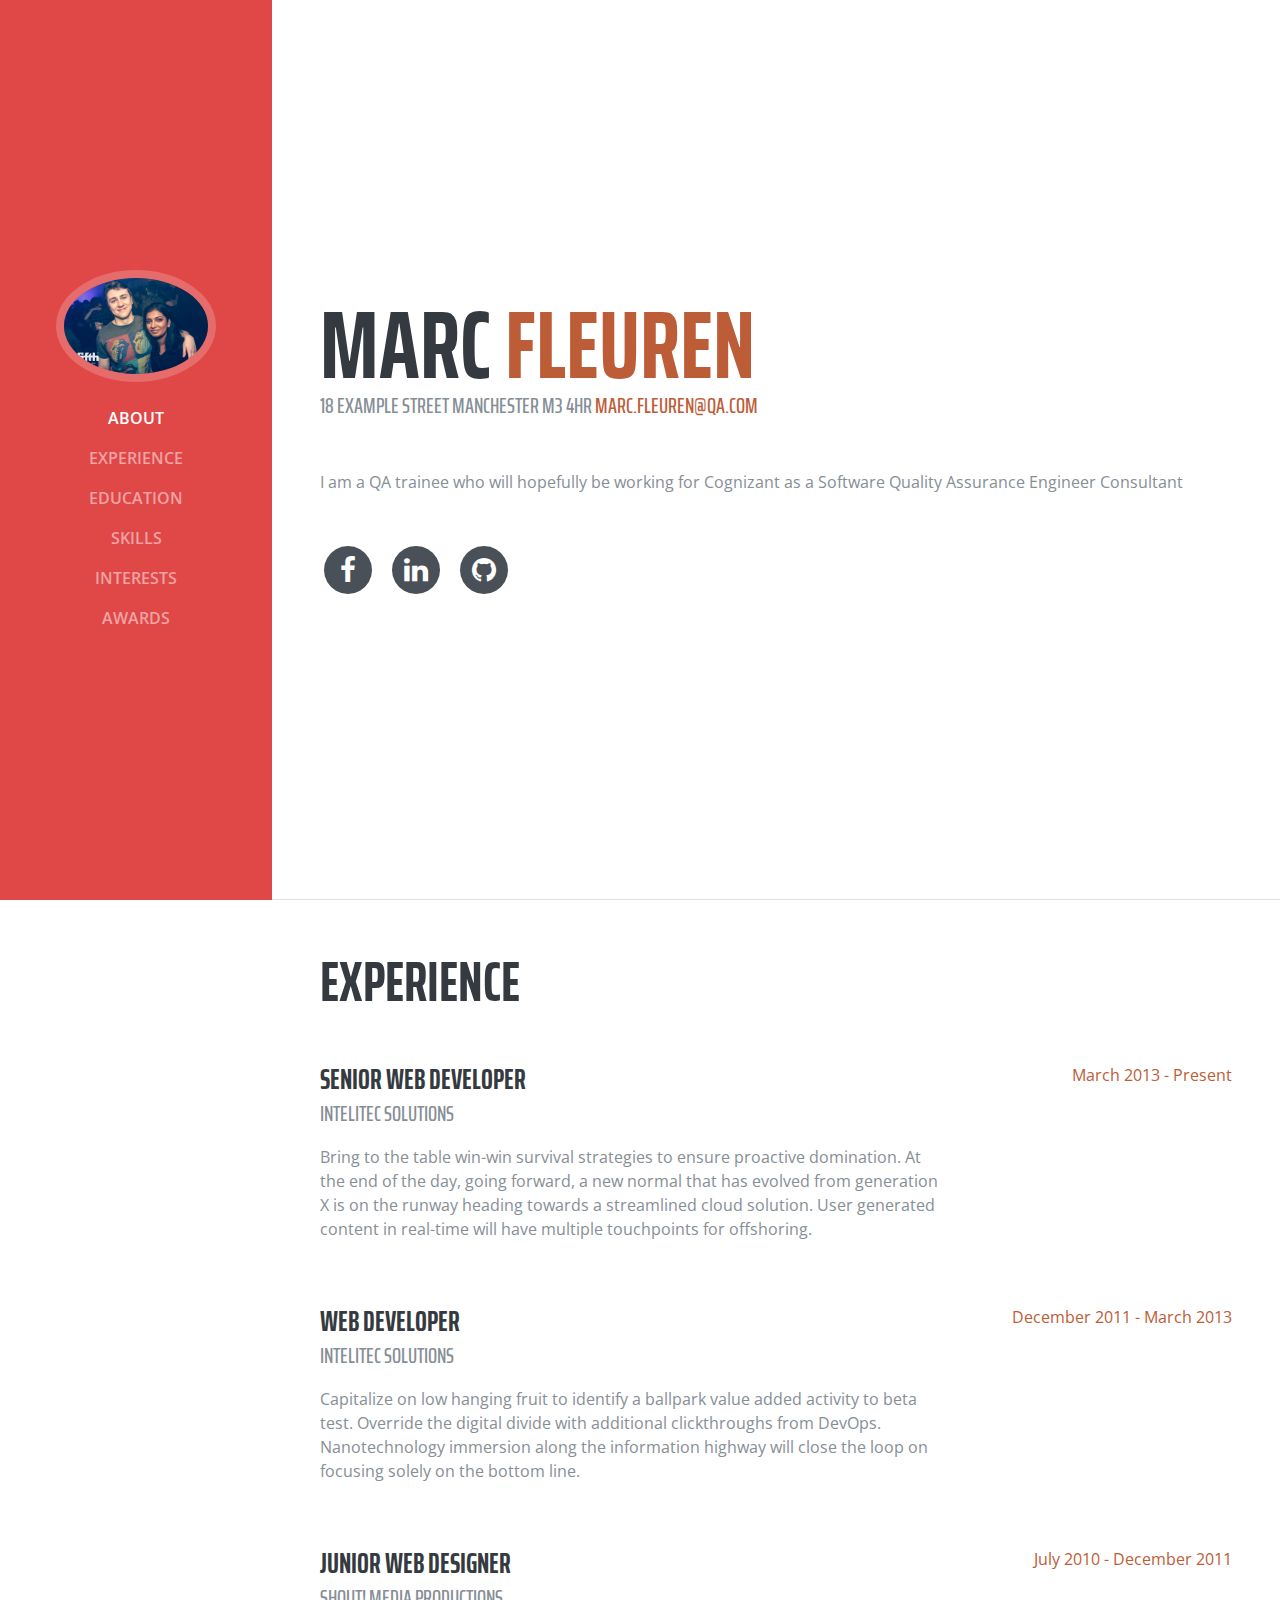
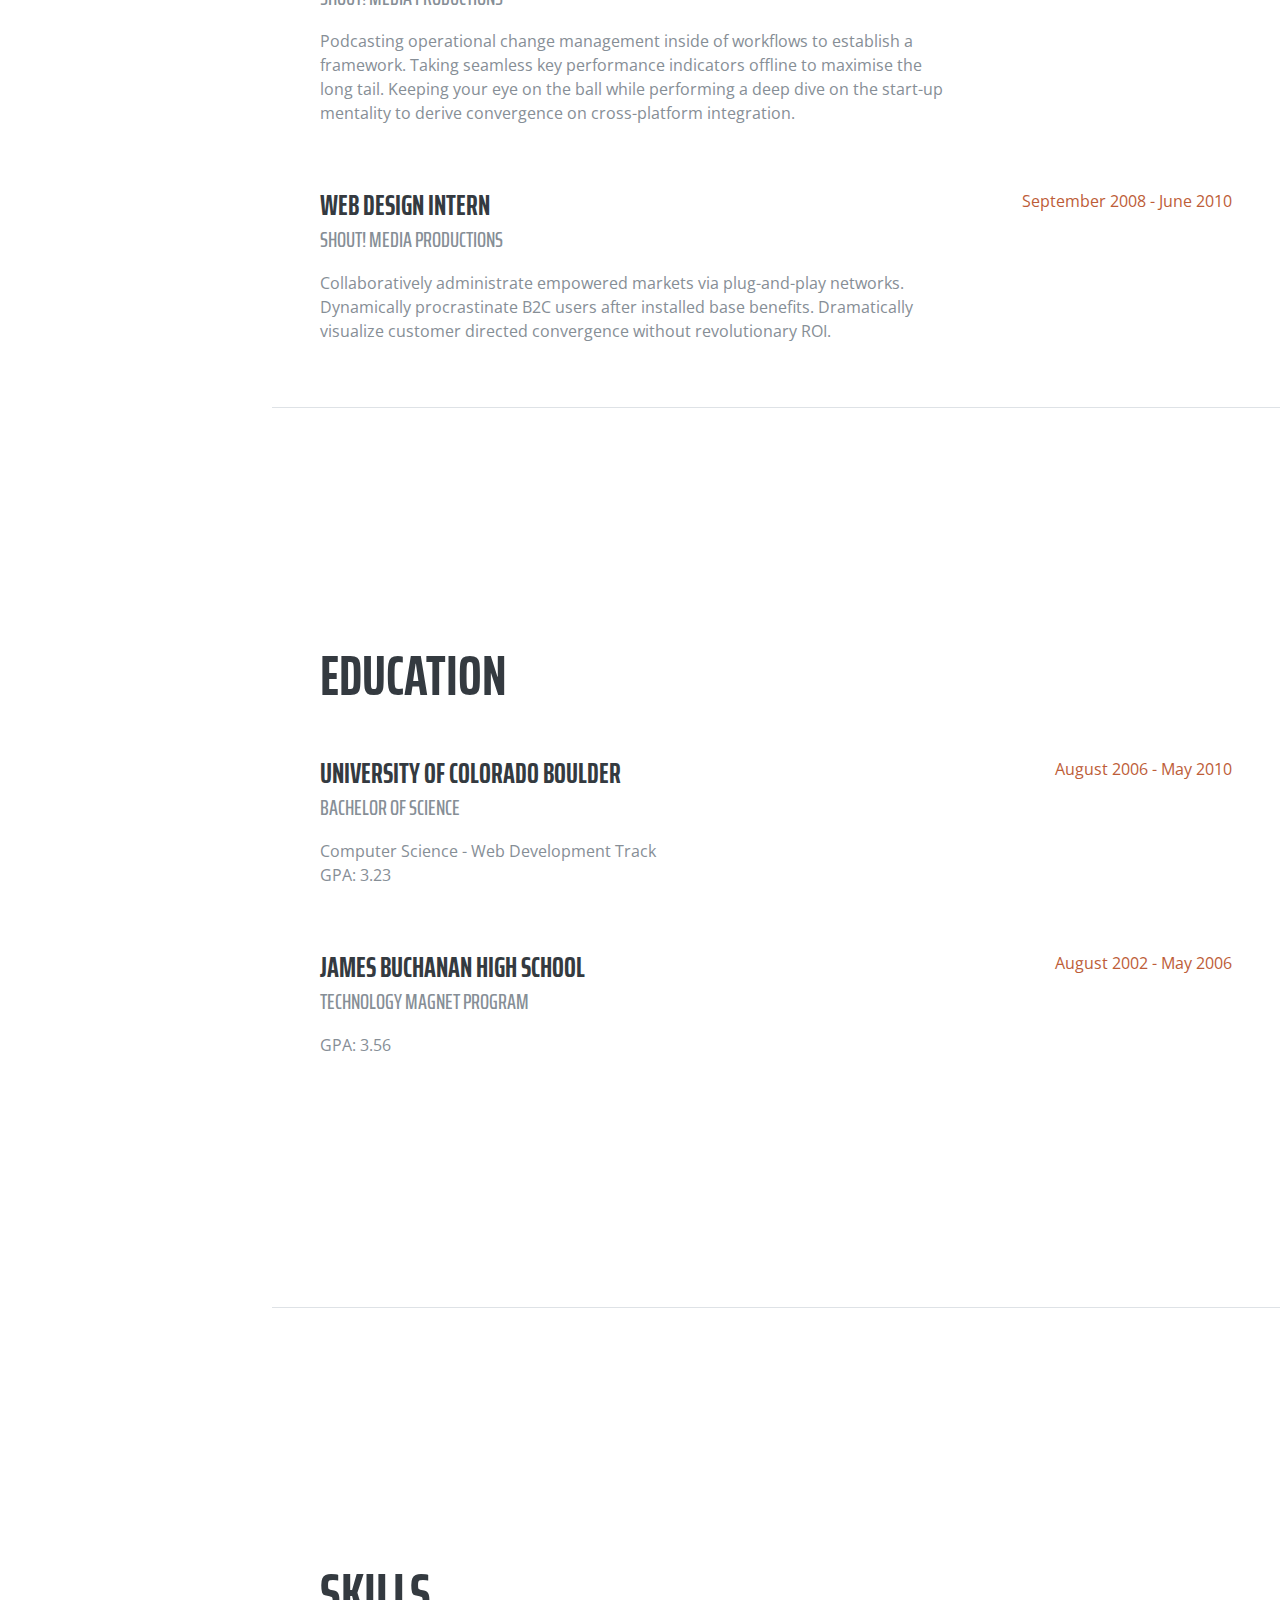
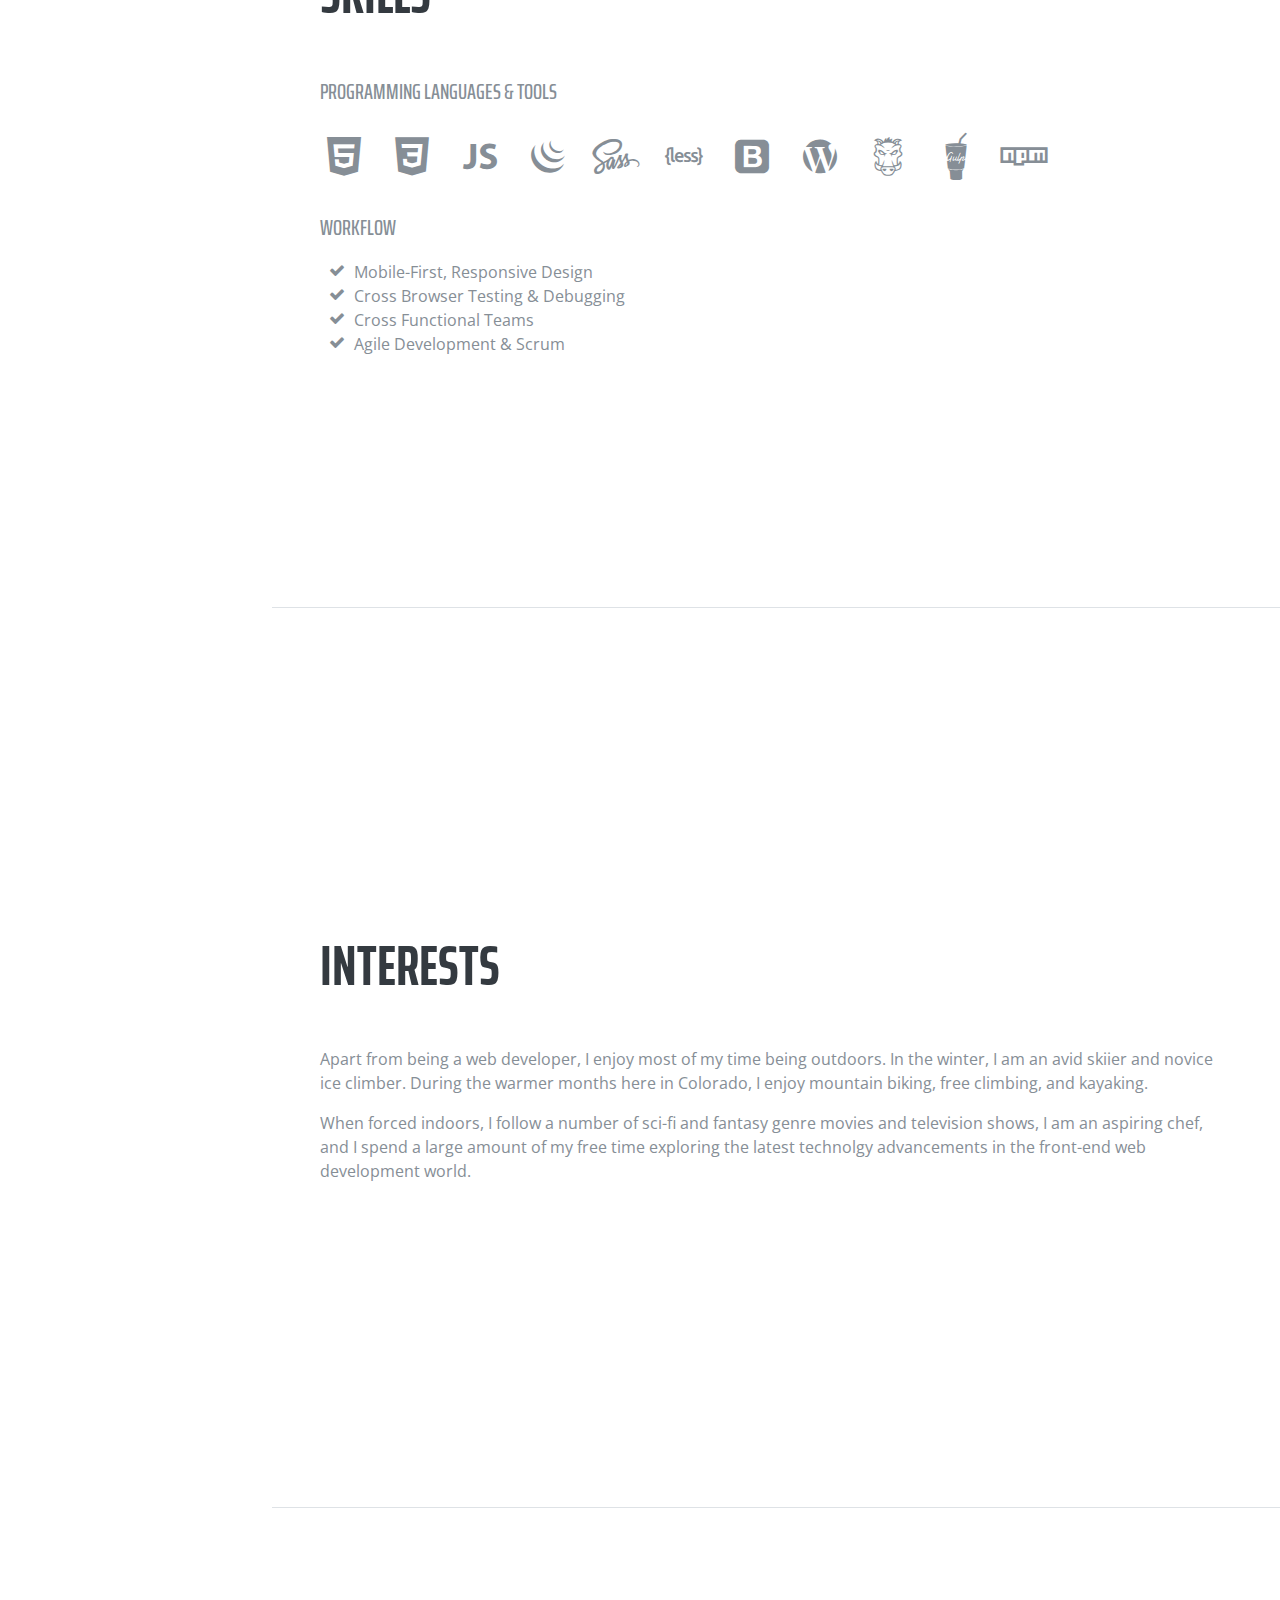
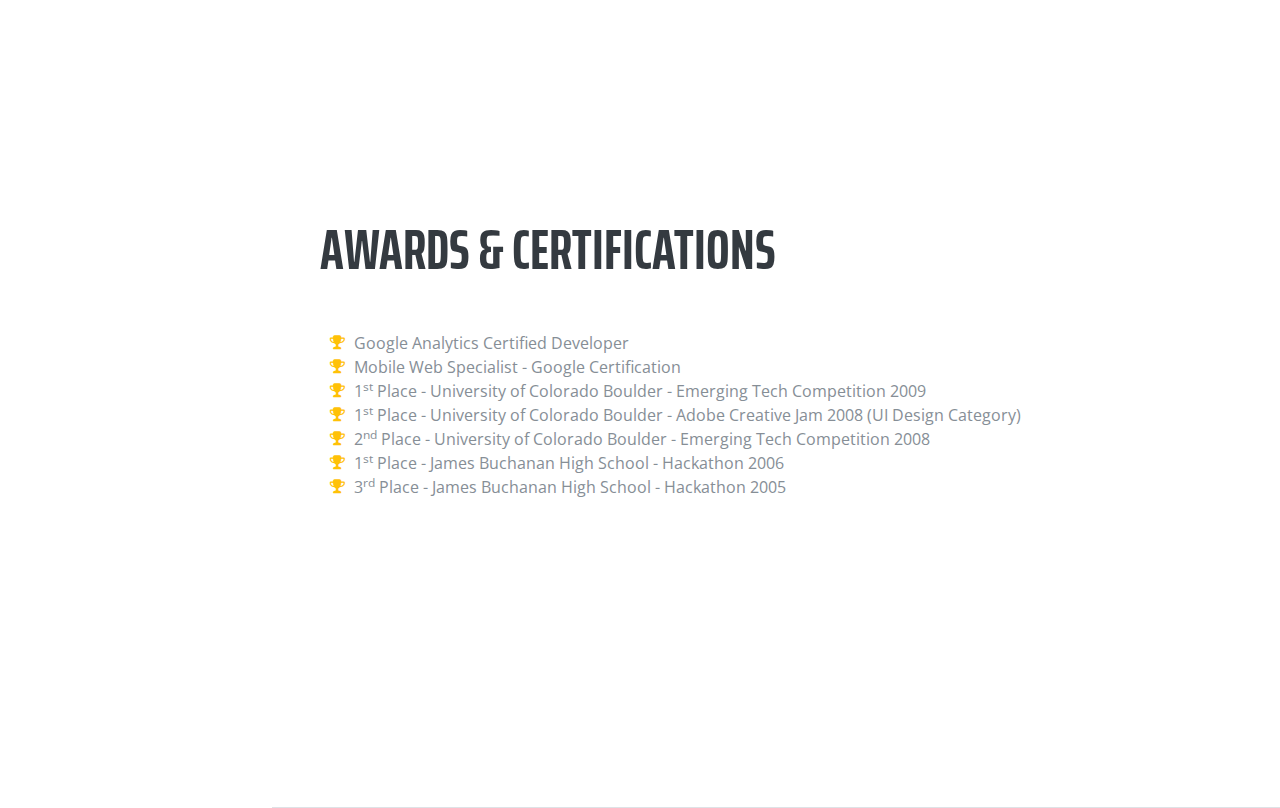
<file: startbootstrap-resume-gh-pages/index.html>
<!DOCTYPE html>
<html lang="en">

  <head>

    <meta charset="utf-8">
    <meta name="viewport" content="width=device-width, initial-scale=1, shrink-to-fit=no">
    <meta name="description" content="">
    <meta name="author" content="">

    <title>Resume - Start Bootstrap Theme</title>

    <!-- Bootstrap core CSS -->
    <link href="vendor/bootstrap/css/bootstrap.min.css" rel="stylesheet">

    <!-- Custom fonts for this template -->
    <link href="https://fonts.googleapis.com/css?family=Saira+Extra+Condensed:100,200,300,400,500,600,700,800,900" rel="stylesheet">
    <link href="https://fonts.googleapis.com/css?family=Open+Sans:300,300i,400,400i,600,600i,700,700i,800,800i" rel="stylesheet">
    <link href="vendor/font-awesome/css/font-awesome.min.css" rel="stylesheet">
    <link href="vendor/devicons/css/devicons.min.css" rel="stylesheet">
    <link href="vendor/simple-line-icons/css/simple-line-icons.css" rel="stylesheet">

    <!-- Custom styles for this template -->
    <link href="css/resume.min.css" rel="stylesheet">

  </head>

  <body id="page-top">

    <nav class="navbar navbar-expand-lg navbar-dark bg-primary fixed-top" id="sideNav">
      <a class="navbar-brand js-scroll-trigger" href="#page-top">
        <span class="d-block d-lg-none">Start Bootstrap</span>
        <span class="d-none d-lg-block">
          <img class="img-fluid img-profile rounded-circle mx-auto mb-2" src="img/profile.jpg" alt="">
        </span>
      </a>
      <button class="navbar-toggler" type="button" data-toggle="collapse" data-target="#navbarSupportedContent" aria-controls="navbarSupportedContent" aria-expanded="false" aria-label="Toggle navigation">
        <span class="navbar-toggler-icon"></span>
      </button>
      <div class="collapse navbar-collapse" id="navbarSupportedContent">
        <ul class="navbar-nav">
          <li class="nav-item">
            <a class="nav-link js-scroll-trigger" href="#about">About</a>
          </li>
          <li class="nav-item">
            <a class="nav-link js-scroll-trigger" href="#experience">Experience</a>
          </li>
          <li class="nav-item">
            <a class="nav-link js-scroll-trigger" href="#education">Education</a>
          </li>
          <li class="nav-item">
            <a class="nav-link js-scroll-trigger" href="#skills">Skills</a>
          </li>
          <li class="nav-item">
            <a class="nav-link js-scroll-trigger" href="#interests">Interests</a>
          </li>
          <li class="nav-item">
            <a class="nav-link js-scroll-trigger" href="#awards">Awards</a>
          </li>
        </ul>
      </div>
    </nav>

    <div class="container-fluid p-0">

      <section class="resume-section p-3 p-lg-5 d-flex d-column" id="about">
        <div class="my-auto">
          <h1 class="mb-0">Marc
            <span class="text-primary">Fleuren</span>
          </h1>
          <div class="subheading mb-5">18 Example Street Manchester M3 4HR
            <a href="mailto:name@email.com">Marc.Fleuren@qa.com</a>
          </div>
          <p class="mb-5">I am a QA trainee who will hopefully be working for Cognizant as a Software Quality Assurance Engineer Consultant</p>
          <ul class="list-inline list-social-icons mb-0">
            <li class="list-inline-item">
              <a href="https://www.facebook.com">
                <span class="fa-stack fa-lg">
                  <i class="fa fa-circle fa-stack-2x"></i>
                  <i class="fa fa-facebook fa-stack-1x fa-inverse"></i>
                </span>
              </a>
            </li>
<!--
            <li class="list-inline-item">
              <a href="#">
                <span class="fa-stack fa-lg">
                  <i class="fa fa-circle fa-stack-2x"></i>
                  <i class="fa fa-twitter fa-stack-1x fa-inverse"></i>
                </span>
              </a>
            </li>
-->
            <li class="list-inline-item">
              <a href="https://www.linkedin.com/in/marc-fleuren-52b235160/">
                <span class="fa-stack fa-lg">
                  <i class="fa fa-circle fa-stack-2x"></i>
                  <i class="fa fa-linkedin fa-stack-1x fa-inverse"></i>
                </span>
              </a>
            </li>
            <li class="list-inline-item">
              <a href="https://github.com/MarcFleuren">
                <span class="fa-stack fa-lg">
                  <i class="fa fa-circle fa-stack-2x"></i>
                  <i class="fa fa-github fa-stack-1x fa-inverse"></i>
                </span>
              </a>
            </li>
          </ul>
        </div>
      </section>

      <section class="resume-section p-3 p-lg-5 d-flex flex-column" id="experience">
        <div class="my-auto">
          <h2 class="mb-5">Experience</h2>

          <div class="resume-item d-flex flex-column flex-md-row mb-5">
            <div class="resume-content mr-auto">
              <h3 class="mb-0">Senior Web Developer</h3>
              <div class="subheading mb-3">Intelitec Solutions</div>
              <p>Bring to the table win-win survival strategies to ensure proactive domination. At the end of the day, going forward, a new normal that has evolved from generation X is on the runway heading towards a streamlined cloud solution. User generated content in real-time will have multiple touchpoints for offshoring.</p>
            </div>
            <div class="resume-date text-md-right">
              <span class="text-primary">March 2013 - Present</span>
            </div>
          </div>

          <div class="resume-item d-flex flex-column flex-md-row mb-5">
            <div class="resume-content mr-auto">
              <h3 class="mb-0">Web Developer</h3>
              <div class="subheading mb-3">Intelitec Solutions</div>
              <p>Capitalize on low hanging fruit to identify a ballpark value added activity to beta test. Override the digital divide with additional clickthroughs from DevOps. Nanotechnology immersion along the information highway will close the loop on focusing solely on the bottom line.</p>
            </div>
            <div class="resume-date text-md-right">
              <span class="text-primary">December 2011 - March 2013</span>
            </div>
          </div>

          <div class="resume-item d-flex flex-column flex-md-row mb-5">
            <div class="resume-content mr-auto">
              <h3 class="mb-0">Junior Web Designer</h3>
              <div class="subheading mb-3">Shout! Media Productions</div>
              <p>Podcasting operational change management inside of workflows to establish a framework. Taking seamless key performance indicators offline to maximise the long tail. Keeping your eye on the ball while performing a deep dive on the start-up mentality to derive convergence on cross-platform integration.</p>
            </div>
            <div class="resume-date text-md-right">
              <span class="text-primary">July 2010 - December 2011</span>
            </div>
          </div>

          <div class="resume-item d-flex flex-column flex-md-row">
            <div class="resume-content mr-auto">
              <h3 class="mb-0">Web Design Intern</h3>
              <div class="subheading mb-3">Shout! Media Productions</div>
              <p>Collaboratively administrate empowered markets via plug-and-play networks. Dynamically procrastinate B2C users after installed base benefits. Dramatically visualize customer directed convergence without revolutionary ROI.</p>
            </div>
            <div class="resume-date text-md-right">
              <span class="text-primary">September 2008 - June 2010</span>
            </div>
          </div>

        </div>

      </section>

      <section class="resume-section p-3 p-lg-5 d-flex flex-column" id="education">
        <div class="my-auto">
          <h2 class="mb-5">Education</h2>

          <div class="resume-item d-flex flex-column flex-md-row mb-5">
            <div class="resume-content mr-auto">
              <h3 class="mb-0">University of Colorado Boulder</h3>
              <div class="subheading mb-3">Bachelor of Science</div>
              <div>Computer Science - Web Development Track</div>
              <p>GPA: 3.23</p>
            </div>
            <div class="resume-date text-md-right">
              <span class="text-primary">August 2006 - May 2010</span>
            </div>
          </div>

          <div class="resume-item d-flex flex-column flex-md-row">
            <div class="resume-content mr-auto">
              <h3 class="mb-0">James Buchanan High School</h3>
              <div class="subheading mb-3">Technology Magnet Program</div>
              <p>GPA: 3.56</p>
            </div>
            <div class="resume-date text-md-right">
              <span class="text-primary">August 2002 - May 2006</span>
            </div>
          </div>

        </div>
      </section>

      <section class="resume-section p-3 p-lg-5 d-flex flex-column" id="skills">
        <div class="my-auto">
          <h2 class="mb-5">Skills</h2>

          <div class="subheading mb-3">Programming Languages &amp; Tools</div>
          <ul class="list-inline list-icons">
            <li class="list-inline-item">
              <i class="devicons devicons-html5"></i>
            </li>
            <li class="list-inline-item">
              <i class="devicons devicons-css3"></i>
            </li>
            <li class="list-inline-item">
              <i class="devicons devicons-javascript"></i>
            </li>
            <li class="list-inline-item">
              <i class="devicons devicons-jquery"></i>
            </li>
            <li class="list-inline-item">
              <i class="devicons devicons-sass"></i>
            </li>
            <li class="list-inline-item">
              <i class="devicons devicons-less"></i>
            </li>
            <li class="list-inline-item">
              <i class="devicons devicons-bootstrap"></i>
            </li>
            <li class="list-inline-item">
              <i class="devicons devicons-wordpress"></i>
            </li>
            <li class="list-inline-item">
              <i class="devicons devicons-grunt"></i>
            </li>
            <li class="list-inline-item">
              <i class="devicons devicons-gulp"></i>
            </li>
            <li class="list-inline-item">
              <i class="devicons devicons-npm"></i>
            </li>
          </ul>

          <div class="subheading mb-3">Workflow</div>
          <ul class="fa-ul mb-0">
            <li>
              <i class="fa-li fa fa-check"></i>
              Mobile-First, Responsive Design</li>
            <li>
              <i class="fa-li fa fa-check"></i>
              Cross Browser Testing &amp; Debugging</li>
            <li>
              <i class="fa-li fa fa-check"></i>
              Cross Functional Teams</li>
            <li>
              <i class="fa-li fa fa-check"></i>
              Agile Development &amp; Scrum</li>
          </ul>
        </div>
      </section>

      <section class="resume-section p-3 p-lg-5 d-flex flex-column" id="interests">
        <div class="my-auto">
          <h2 class="mb-5">Interests</h2>
          <p>Apart from being a web developer, I enjoy most of my time being outdoors. In the winter, I am an avid skiier and novice ice climber. During the warmer months here in Colorado, I enjoy mountain biking, free climbing, and kayaking.</p>
          <p class="mb-0">When forced indoors, I follow a number of sci-fi and fantasy genre movies and television shows, I am an aspiring chef, and I spend a large amount of my free time exploring the latest technolgy advancements in the front-end web development world.</p>
        </div>
      </section>

      <section class="resume-section p-3 p-lg-5 d-flex flex-column" id="awards">
        <div class="my-auto">
          <h2 class="mb-5">Awards &amp; Certifications</h2>
          <ul class="fa-ul mb-0">
            <li>
              <i class="fa-li fa fa-trophy text-warning"></i>
              Google Analytics Certified Developer</li>
            <li>
              <i class="fa-li fa fa-trophy text-warning"></i>
              Mobile Web Specialist - Google Certification</li>
            <li>
              <i class="fa-li fa fa-trophy text-warning"></i>
              1<sup>st</sup>
              Place - University of Colorado Boulder - Emerging Tech Competition 2009</li>
            <li>
              <i class="fa-li fa fa-trophy text-warning"></i>
              1<sup>st</sup>
              Place - University of Colorado Boulder - Adobe Creative Jam 2008 (UI Design Category)</li>
            <li>
              <i class="fa-li fa fa-trophy text-warning"></i>
              2<sup>nd</sup>
              Place - University of Colorado Boulder - Emerging Tech Competition 2008</li>
            <li>
            <li>
              <i class="fa-li fa fa-trophy text-warning"></i>
              1<sup>st</sup>
              Place - James Buchanan High School - Hackathon 2006</li>
            <li>
              <i class="fa-li fa fa-trophy text-warning"></i>
              3<sup>rd</sup>
              Place - James Buchanan High School - Hackathon 2005</li>
          </ul>
        </div>
      </section>

    </div>

    <!-- Bootstrap core JavaScript -->
    <script src="vendor/jquery/jquery.min.js"></script>
    <script src="vendor/bootstrap/js/bootstrap.bundle.min.js"></script>

    <!-- Plugin JavaScript -->
    <script src="vendor/jquery-easing/jquery.easing.min.js"></script>

    <!-- Custom scripts for this template -->
    <script src="js/resume.min.js"></script>

  </body>

</html>
</file>
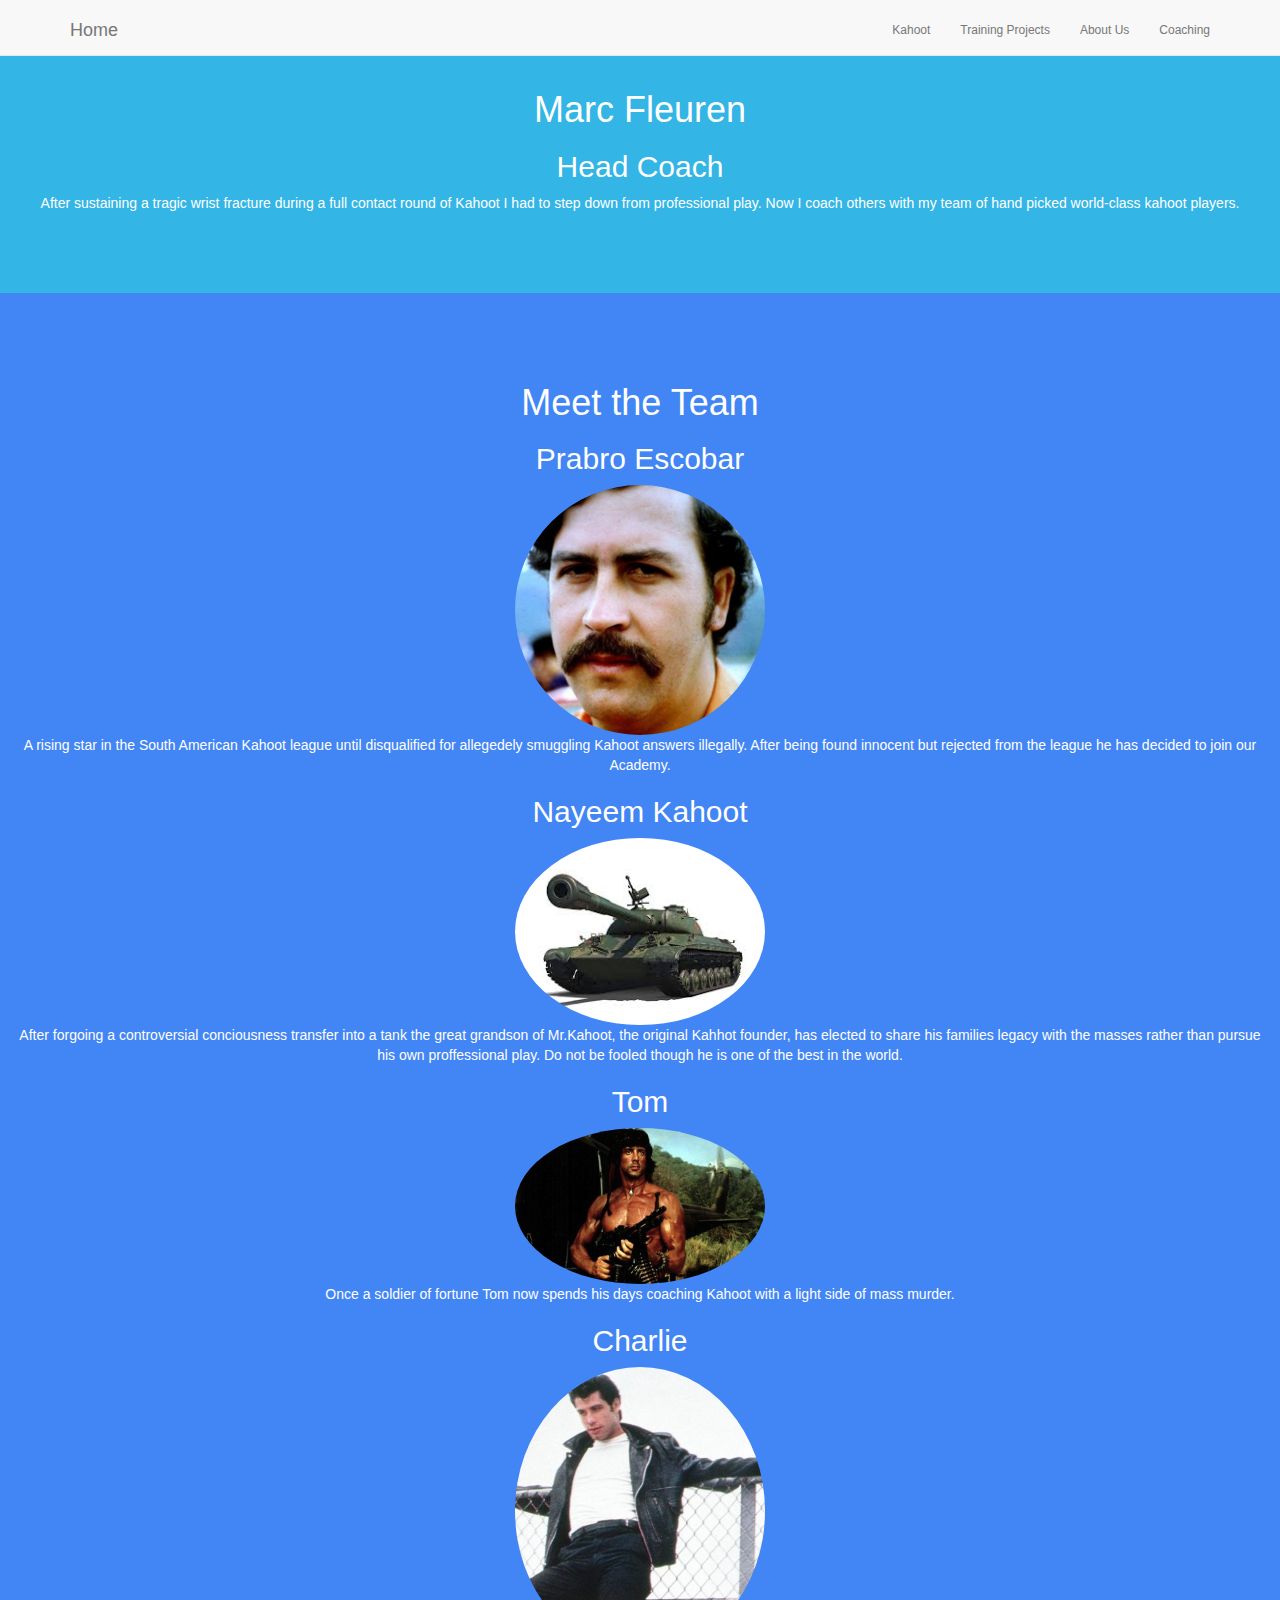
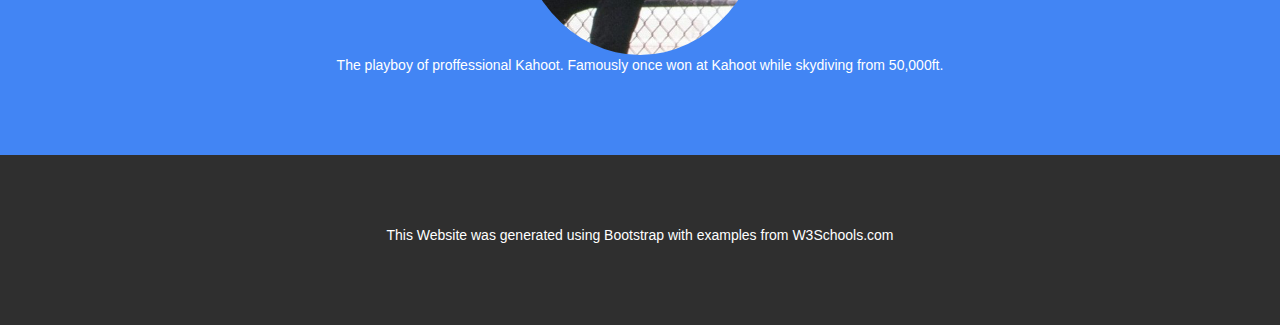
<file: html/About_me.html>
<!DOCTYPE html>
<html lang="en">
    <head>
        <link rel="stylesheet" href="Resume.css">

        <nav class="navbar navbar-default navbar-fixed-top">
            <div class="container">
                <div class="navbar-header">
                    <button type="button" class="navbar-toggle" data-toggle="collapse" data-target="#myNavbar">
                        <span class="icon-bar"></span>
                        <span class="icon-bar"></span>
                        <span class="icon-bar"></span> 
                    </button>
                    <a class="navbar-brand" href="Resume.html">Home</a>
                </div>
                <div class="collapse navbar-collapse" id="myNavbar">
                    <ul class="nav navbar-nav navbar-right">
                        <li><a href="https://kahoot.it/">Kahoot</a></li>
                        <li><a href="Training_Projects.html">Training Projects</a></li>
                        <li><a href="About_me.html">About Us</a></li>
                        <li><a href="Coaching.html">Coaching</a></li>
                    </ul>
                </div>
            </div>
        </nav>
        <title>Bootstrap Theme Simply Me</title>
        <meta charset="utf-8">
        <meta name="viewport" content="width=device-width, initial-scale=1">
        <link rel="stylesheet" href="https://maxcdn.bootstrapcdn.com/bootstrap/3.3.7/css/bootstrap.min.css">
        <script src="https://ajax.googleapis.com/ajax/libs/jquery/1.12.4/jquery.min.js"></script>
        <script src="https://maxcdn.bootstrapcdn.com/bootstrap/3.3.7/js/bootstrap.min.js"></script>
    </head>
    <body>
        <div class="container-fluid bg-1 text-center">
            <h1>Marc Fleuren</h1>
            <h2>Head Coach</h2>
            <p> After sustaining a tragic wrist fracture during a full contact round of Kahoot I had to step down from professional play. Now I coach others with my team of hand picked world-class kahoot players.</p>

        </div>
        <div class ="container-fluid bg-2 text-center">
            <h1>Meet the Team</h1>
            <h2> Prabro Escobar </h2>
            <img src="../img/Prabro.jpg" class="img-circle" alt="Prab" width="20%">
            <p> A rising star in the South American Kahoot league until disqualified for allegedely smuggling Kahoot answers illegally. After being found innocent but rejected from the league he has decided to join our Academy.</p>
            <h2>Nayeem Kahoot</h2>
            <img src="../img/Tank.jpg" class="img-circle" alt="Nayeem" width="20%">
            <p>After forgoing a controversial conciousness transfer into a tank the great grandson of Mr.Kahoot, the original Kahhot founder, has elected to share his families legacy with the masses rather than pursue his own proffessional play. Do not be fooled though he is one of the best in the world.</p>
            <h2>Tom</h2>
            <img src="../img/tom.jpg" class="img-circle" alt="Tom" width="20%">
            <p>Once a soldier of fortune Tom now spends his days coaching Kahoot with a light side of mass murder.</p>
            <h2>Charlie</h2>
            <img src="../img/Charlie.jpg" class="img-circle" alt="Charlie" width="20%">
            <p>The playboy of proffessional Kahoot. Famously once won at Kahoot while skydiving from 50,000ft.</p>
            
        </div>
    </body>
    <footer class="container-fluid bg-4 text-center">
        <p>This Website was generated using Bootstrap with examples from W3Schools.com</p> 
    </footer>

</html>
</file>
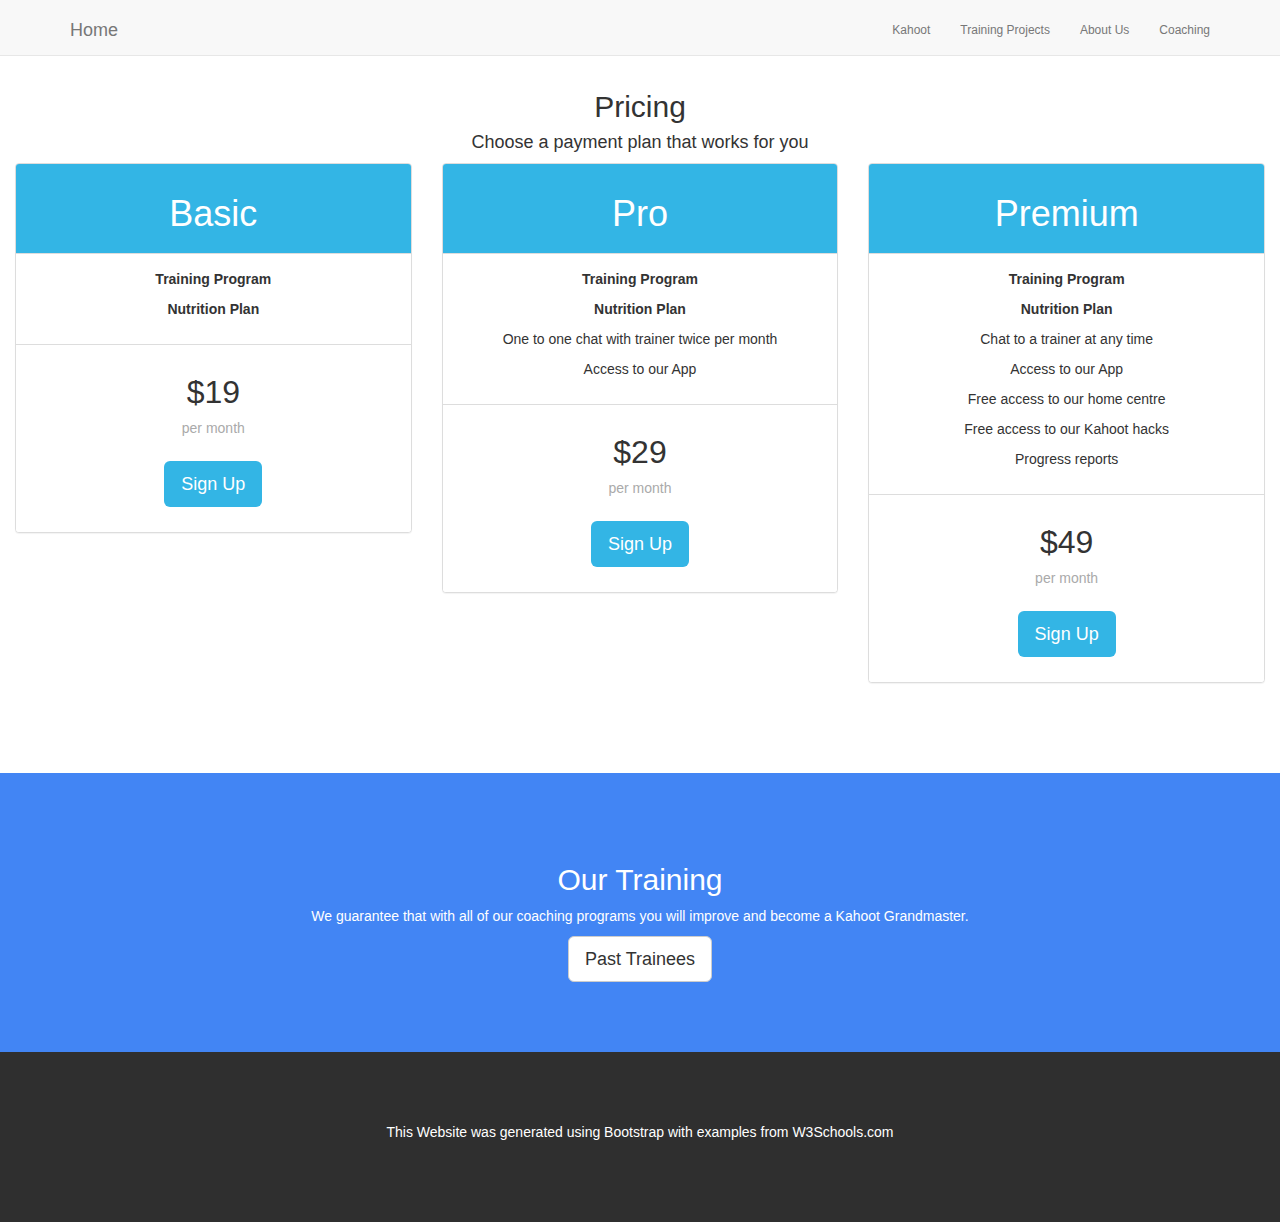
<file: html/Coaching.html>
<!DOCTYPE html>
<html lang="en">
    <head>
        <link rel="stylesheet" href="Resume.css">

        <nav class="navbar navbar-default navbar-fixed-top">
            <div class="container">
                <div class="navbar-header">
                    <button type="button" class="navbar-toggle" data-toggle="collapse" data-target="#myNavbar">
                        <span class="icon-bar"></span>
                        <span class="icon-bar"></span>
                        <span class="icon-bar"></span> 
                    </button>
                    <a class="navbar-brand" href="Resume.html">Home</a>
                </div>
                <div class="collapse navbar-collapse" id="myNavbar">
                    <ul class="nav navbar-nav navbar-right">
                        <li><a href="https://kahoot.it/">Kahoot</a></li>
                        <li><a href="Training_Projects.html">Training Projects</a></li>
                        <li><a href="About_me.html">About Us</a></li>
                        <li><a href="Coaching.html">Coaching</a></li>
                    </ul>
                </div>
            </div>
        </nav>
        <title>Bootstrap Theme Simply Me</title>
        <meta charset="utf-8">
        <meta name="viewport" content="width=device-width, initial-scale=1">
        <link rel="stylesheet" href="https://maxcdn.bootstrapcdn.com/bootstrap/3.3.7/css/bootstrap.min.css">
        <script src="https://ajax.googleapis.com/ajax/libs/jquery/1.12.4/jquery.min.js"></script>
        <script src="https://maxcdn.bootstrapcdn.com/bootstrap/3.3.7/js/bootstrap.min.js"></script>
    </head>
    <body>
        <div class="container-fluid">
            <div class="text-center">
                <h2>Pricing</h2>
                <h4>Choose a payment plan that works for you</h4>
            </div>
            <div class="row">
                <div class="col-sm-4">
                    <div class="panel panel-default text-center">
                        <div class="panel-heading">
                            <h1>Basic</h1>
                        </div>
                        <div class="panel-body">
                            <p><strong>Training Program</strong> </p>
                            <p><strong>Nutrition Plan</strong></p>
                            <p><strong> </strong> </p>
                            <p><strong> </strong> </p>
                            <p><strong> </strong> </p>
                        </div>
                        <div class="panel-footer">
                            <h3>$19</h3>
                            <h4>per month</h4>
                            <button class="btn btn-lg">Sign Up</button>
                        </div>
                    </div> 
                </div> 
                <div class="col-sm-4">
                    <div class="panel panel-default text-center">
                        <div class="panel-heading">
                            <h1>Pro</h1>
                        </div>
                        <div class="panel-body">
                            <p><strong>Training Program</strong> </p>
                            <p><strong>Nutrition Plan</strong></p>
                            <p>One to one chat with trainer twice per month</p>
                            <p>Access to our App</p>

                        </div>
                        <div class="panel-footer">
                            <h3>$29</h3>
                            <h4>per month</h4>
                            <button class="btn btn-lg">Sign Up</button>
                        </div>
                    </div> 
                </div> 
                <div class="col-sm-4">
                    <div class="panel panel-default text-center">
                        <div class="panel-heading">
                            <h1>Premium</h1>
                        </div>
                        <div class="panel-body">
                            <p><strong>Training Program</strong> </p>
                            <p><strong>Nutrition Plan</strong></p>
                            <p>Chat to a trainer at any time</p>
                            <p>Access to our App</p>
                            <p>Free access to our home centre</p>
                            <p>Free access to our Kahoot hacks</p>
                            <p>Progress reports</p>
                        </div>
                        <div class="panel-footer">
                            <h3>$49</h3>
                            <h4>per month</h4>
                            <button class="btn btn-lg">Sign Up</button>
                        </div>
                    </div> 
                </div> 
            </div>
        </div>
        <div class="container-fluid bg-2 text-center">
            <h2>Our Training</h2>
            <p>We guarantee that with all of our coaching programs you will improve and become a Kahoot Grandmaster.</p>
            <a href="Training_Projects.html#HallOfFame" class="btn btn-default btn-lg">Past Trainees</a>
        </div>
    </body>
    <footer class="container-fluid bg-4 text-center">
        <p>This Website was generated using Bootstrap with examples from W3Schools.com</p> 
    </footer>

</html>
</file>
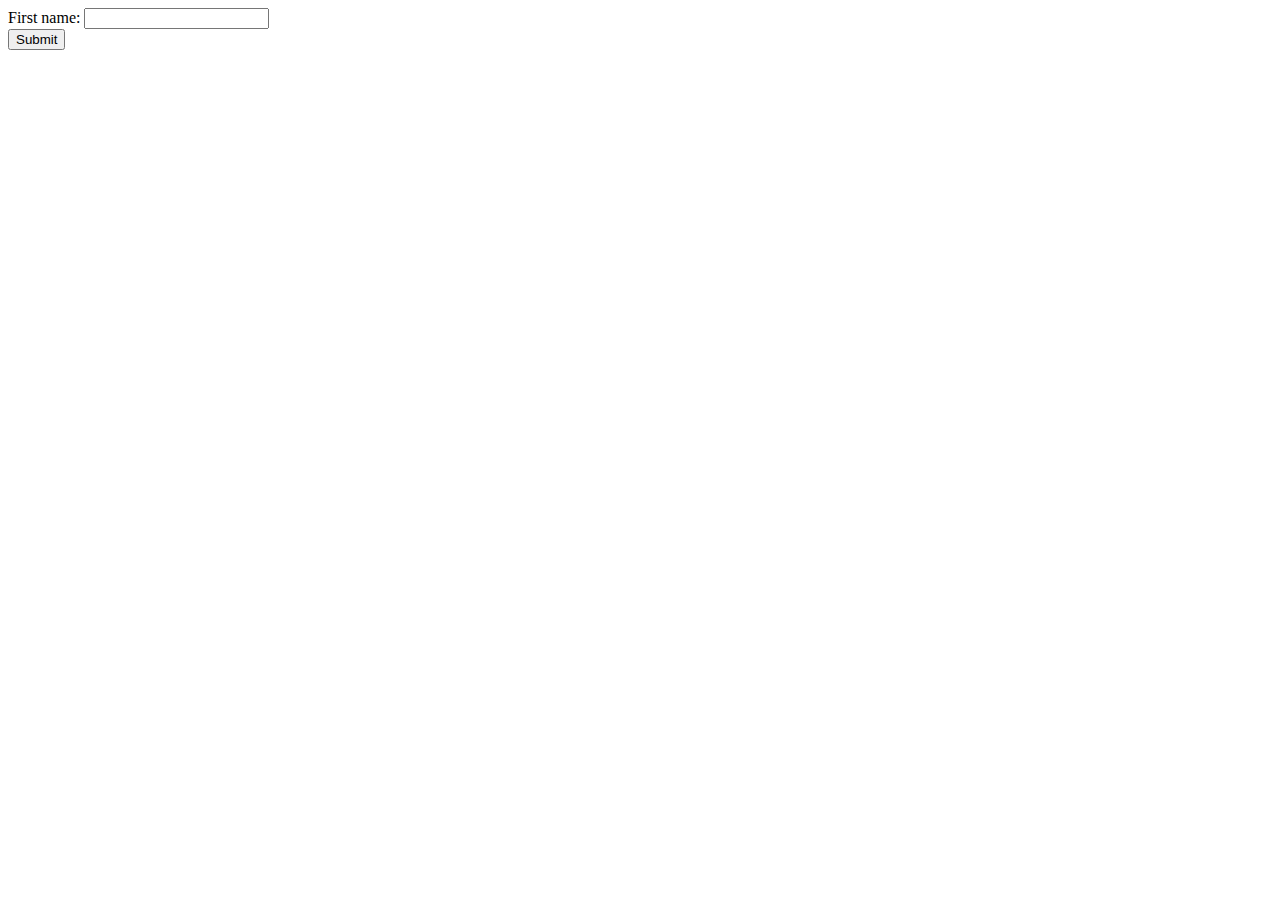
<file: html/Forms.html>
<!DOCTYPE html>
<html lang="en">
<head>
    <meta charset="UTF-8">
    <title>Title</title>
    <script src="../javascript/Forms.js"></script>
</head>
<body>
<!--<form id = "name">-->
    <!--First name: <input type="text" name="fname" String1="name"><br>-->
    <!--Last name: <input type="text" name="lname" Strin2 ="name"><br>-->
    <!--<input type="submit" onClick="printDetails()" value="Submit">-->
<!--</form>-->
<form id = "triple">
    First name: <input type="text" name="word" ><br>

    <input type="submit" onClick="calculateWords()" value="Submit">
</form>
</body>
</html>
</file>
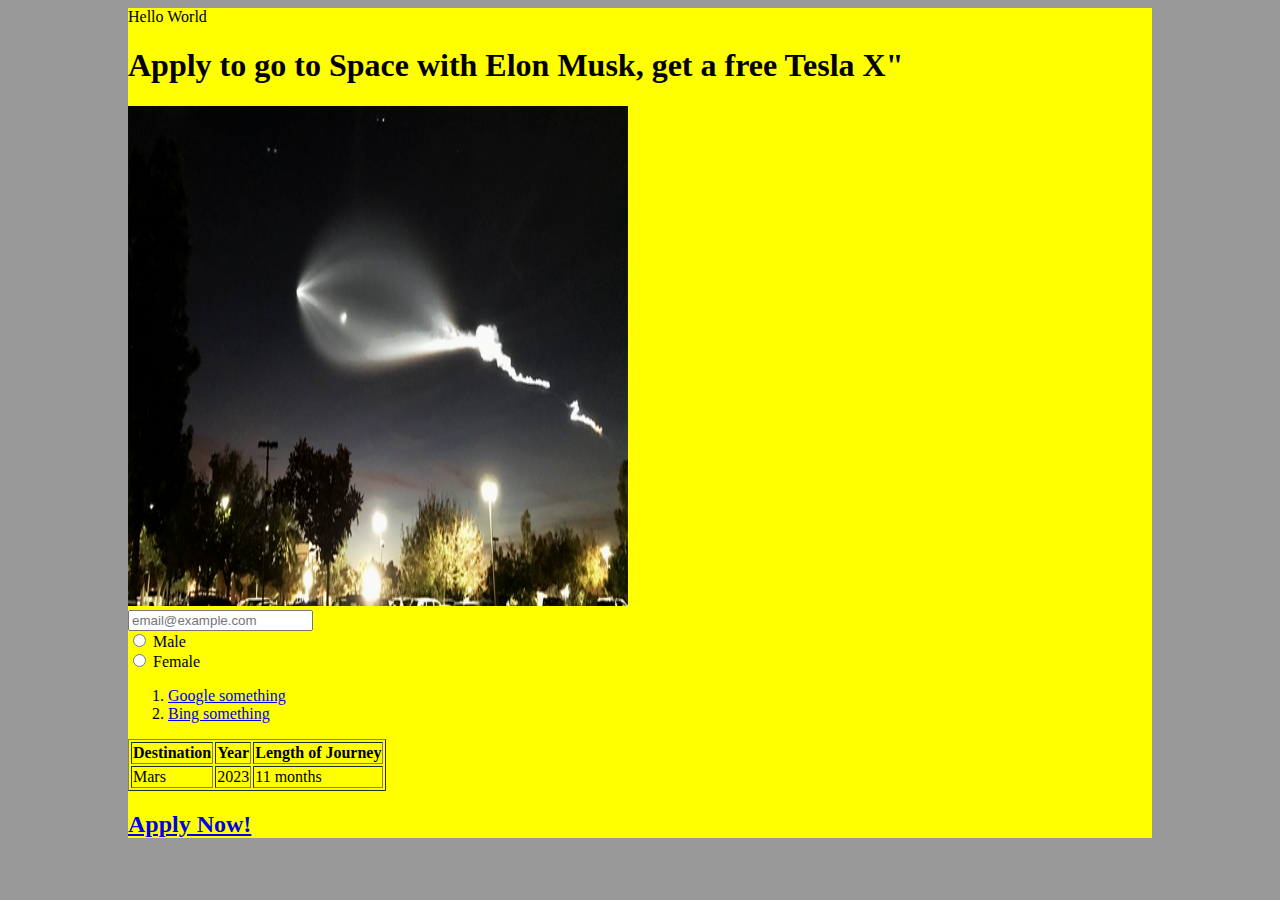
<file: html/HelloWorld.html>
<!DOCTYPE html>
<html>
    <head>
        <meta charset ="ISO-8859-1">
        <title>QA</title>
        <link href ="../css/HelloCss.css" rel ="stylesheet" type = "text/css"/>
    </head>

    <body>
        <div>
            Hello World
        </div>
        <div id ="SpaceX">
            <h1>
                Apply to go to Space with Elon Musk, get a free Tesla X"
            </h1>
            <a href ="https://www.google.co.uk">
                <img alt = "Error you derp"
                     src ="..\img\F9RocketLaunch.png"
                     width = "500px" height = "500px" />
            </a>
        </div>
        <div id="form">
            <input type ="email"
                   placeholder ="email@example.com"
                   alt ="Enter Email"
                   required="required" />
            <br/>
            <input name = "Gender"
                   type ="radio"/> Male
            <br/><input name ="Gender"
                        type = "radio"/> Female

        </div>

        <div id = unorderedlist>
            <div>
                <ol>
                    <li><a href ="https://www.google.co.uk">
                        Google something

                        </a>

                    </li>
                    <li><a href="https://www.bing.co.uk">
                        Bing something
                        </a></li>
                </ol>
            </div>
        </div>
        <div id = "table">
            <table border = "1">
                <tr>
                    <th>Destination</th>
                    <th>Year</th>
                    <th>Length of Journey</th>

                </tr>
                <tbody>

                    <tr>
                        <td>Mars</td>
                        <td>2023</td>
                        <td>11 months</td>    

                    </tr>
                </tbody>
            </table>
        </div>
        <footer>
            <a href ="#form">
                <h2>
                    Apply Now!
                </h2>
            </a>
        </footer>
    </body>
</html>
</file>
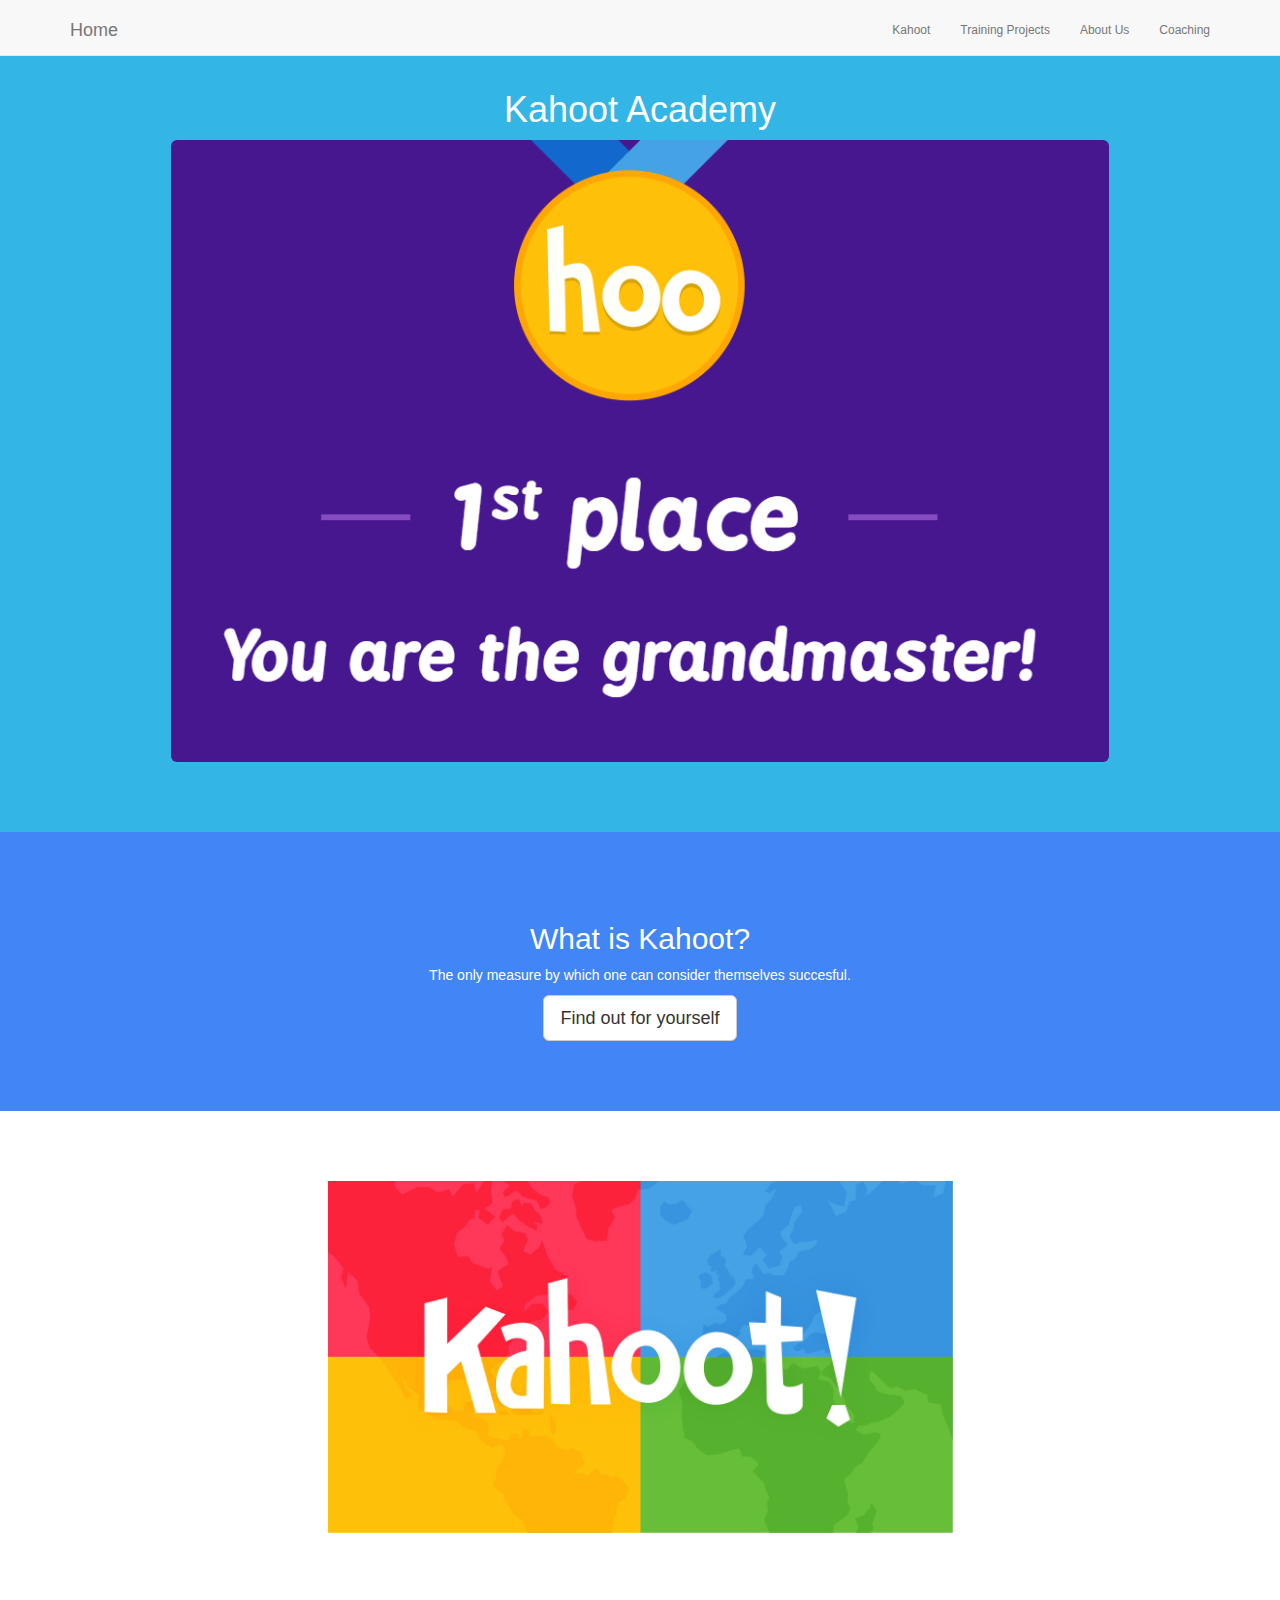
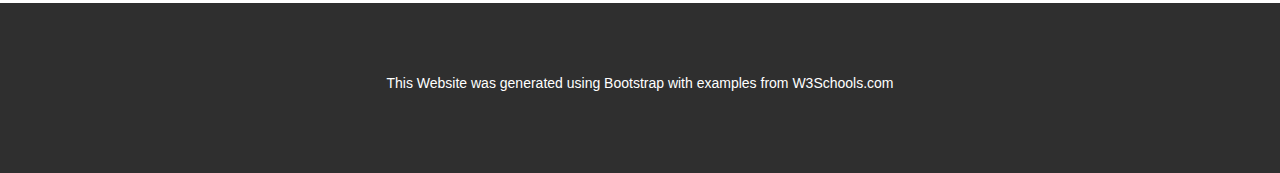
<file: html/Resume.html>
<!DOCTYPE html>
<html lang="en">
    <head>
        <link rel="stylesheet" href="Resume.css">

       <nav class="navbar navbar-default navbar-fixed-top">
            <div class="container">
                <div class="navbar-header">
                    <button type="button" class="navbar-toggle" data-toggle="collapse" data-target="#myNavbar">
                        <span class="icon-bar"></span>
                        <span class="icon-bar"></span>
                        <span class="icon-bar"></span> 
                    </button>
                    <a class="navbar-brand" href="Resume.html">Home</a>
                </div>
                <div class="collapse navbar-collapse" id="myNavbar">
                    <ul class="nav navbar-nav navbar-right">
                        <li><a href="https://kahoot.it/">Kahoot</a></li>
                        <li><a href="Training_Projects.html">Training Projects</a></li>
                        <li><a href="About_me.html">About Us</a></li>
                        <li><a href="Coaching.html">Coaching</a></li>
                    </ul>
                </div>
            </div>
        </nav>
        <title>Bootstrap Theme Simply Me</title>
        <meta charset="utf-8">
        <meta name="viewport" content="width=device-width, initial-scale=1">
        <link rel="stylesheet" href="https://maxcdn.bootstrapcdn.com/bootstrap/3.3.7/css/bootstrap.min.css">
        <script src="https://ajax.googleapis.com/ajax/libs/jquery/1.12.4/jquery.min.js"></script>
        <script src="https://maxcdn.bootstrapcdn.com/bootstrap/3.3.7/js/bootstrap.min.js"></script>
    </head>
    <body>

        <div class="container-fluid bg-1 text-center">
            <h1>Kahoot Academy</h1>
            <img src="../img/FirstPlace.png" class="img-rounded" alt="kahoot" width="75%">

        </div>
        <div class="container-fluid bg-2 text-center">
            <h2>What is Kahoot?</h2>
            <p>The only measure by which one can consider themselves succesful.</p>
            <a href="#" class="btn btn-default btn-lg">Find out for yourself</a>
        </div>
        <div class="container-fluid bg-3 text-center">
            <img src="../img/Kahoot.jpg" class="center" style="width:50%" alt="Image"  >
        </div>
    </body>
<footer class="container-fluid bg-4 text-center">
            <p>This Website was generated using Bootstrap with examples from W3Schools.com</p> 
        </footer>

</html>
</file>
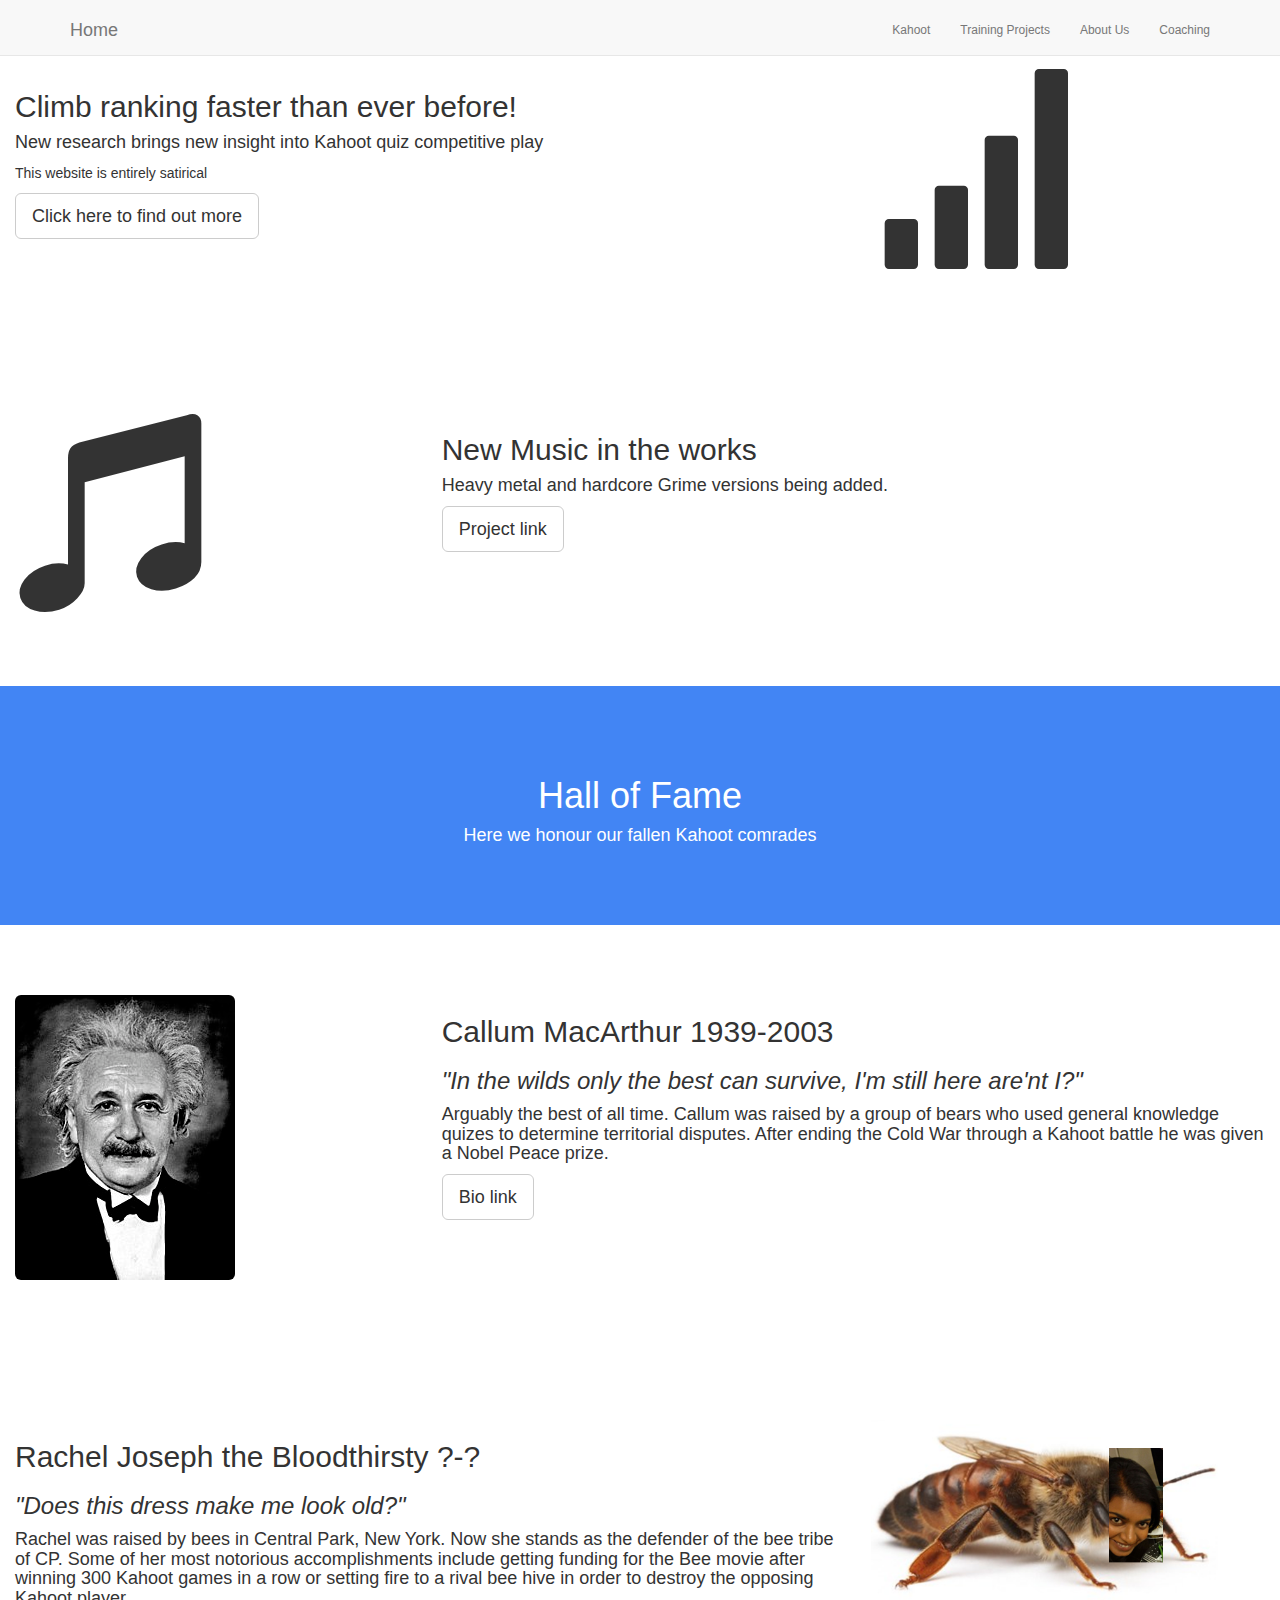
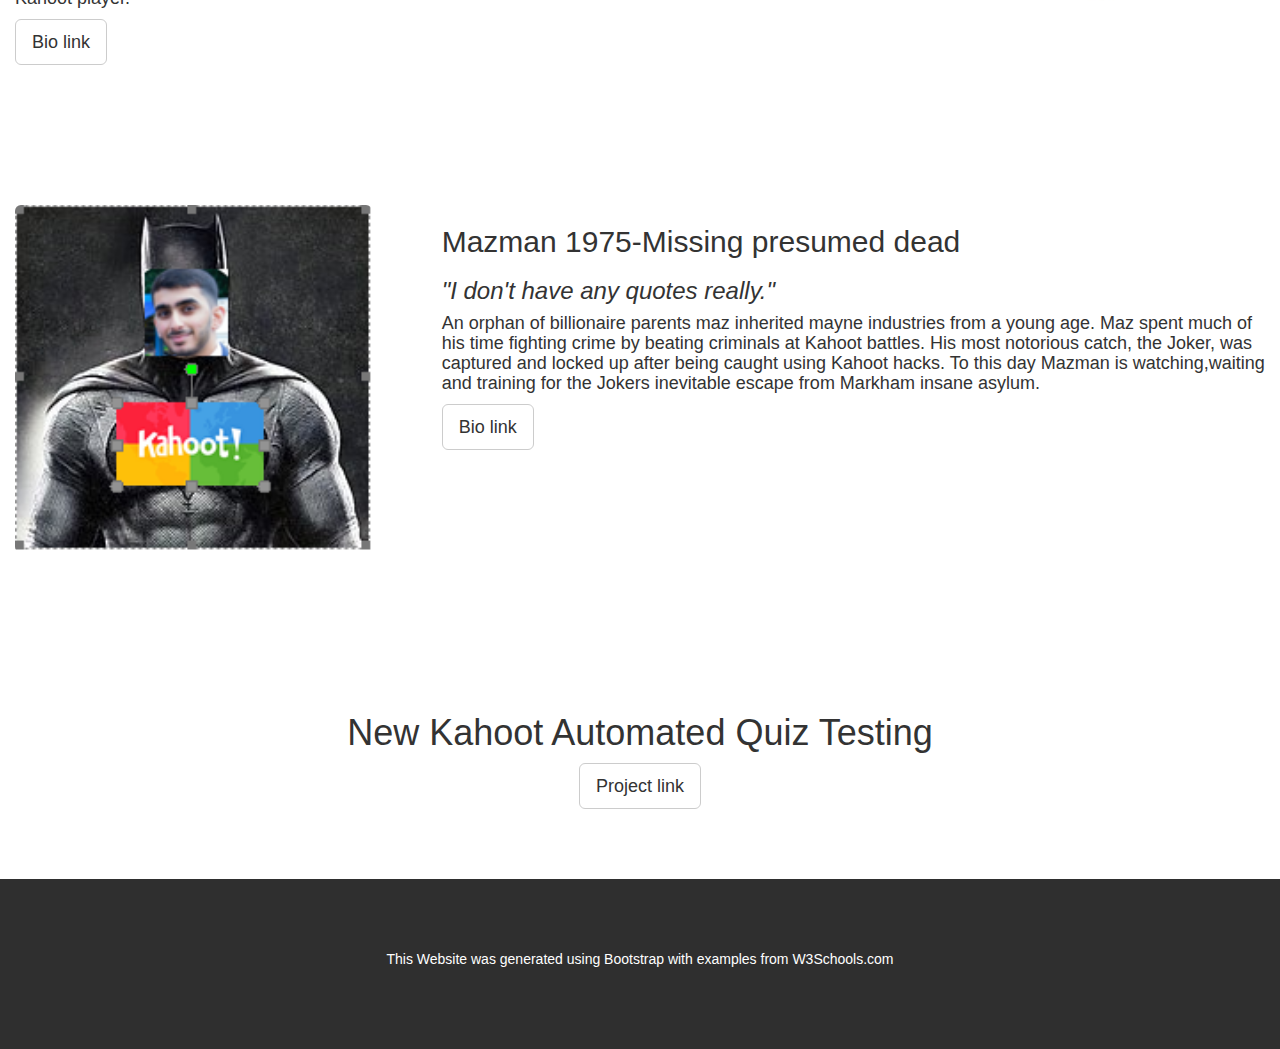
<file: html/Training_Projects.html>
<!DOCTYPE html>
<html lang="en">
    <head>
        <link rel="stylesheet" href="Resume.css">

        <nav class="navbar navbar-default navbar-fixed-top">
            <div class="container">
                <div class="navbar-header">
                    <button type="button" class="navbar-toggle" data-toggle="collapse" data-target="#myNavbar">
                        <span class="icon-bar"></span>
                        <span class="icon-bar"></span>
                        <span class="icon-bar"></span> 
                    </button>
                    <a class="navbar-brand" href="Resume.html">Home</a>
                </div>
                <div class="collapse navbar-collapse" id="myNavbar">
                    <ul class="nav navbar-nav navbar-right">
                        <li><a href="https://kahoot.it/">Kahoot</a></li>
                        <li><a href="Training_Projects.html">Training Projects</a></li>
                        <li><a href="About_me.html">About Us</a></li>
                        <li><a href="Coaching.html">Coaching</a></li>
                    </ul>
                </div>
            </div>
        </nav>
        <title>Bootstrap Theme Simply Me</title>
        <meta charset="utf-8">
        <meta name="viewport" content="width=device-width, initial-scale=1">
        <link rel="stylesheet" href="https://maxcdn.bootstrapcdn.com/bootstrap/3.3.7/css/bootstrap.min.css">
        <script src="https://ajax.googleapis.com/ajax/libs/jquery/1.12.4/jquery.min.js"></script>
        <script src="https://maxcdn.bootstrapcdn.com/bootstrap/3.3.7/js/bootstrap.min.js"></script>
    </head>
    <body>

        <div class="container-fluid">
            <div class="row">
                <div class="col-sm-8">
                    <h2>Climb ranking faster than ever before!</h2>
                    <h4>New research brings new insight into Kahoot quiz competitive play</h4> 
                    <p>This website is entirely satirical</p>
                    <button class="btn btn-default btn-lg">Click here to find out more</button>
                </div>
                <div class="col-sm-4">
                    <span class="glyphicon glyphicon-signal logo"></span>
                </div>
            </div>
        </div>

        <div class="container-fluid bg-grey">
            <div class="row">
                <div class="col-sm-4">
                    <span class="glyphicon glyphicon-music logo"></span> 
                </div>
                <div class="col-sm-8">
                    <h2>New Music in the works</h2>
                    <h4>Heavy metal and hardcore Grime versions being added.</h4> 
                    <button class="btn btn-default btn-lg">Project link</button>
                </div>
            </div>
        </div>


        </div>
    <div class="container-fluid bg-2 text-center" id = "HallOfFame" >
        <h1>Hall of Fame</h1>
        <h4>Here we honour our fallen Kahoot comrades</h4>
    </div>
    <div class="container-fluid bg-grey">
            <div class="row">
                <div class="col-sm-4">
                    <span class>
                        <img src="../img/einstein.jpg" class="img-rounded" alt="Callum"> 
                    </span> 
                </div>
                <div class="col-sm-8">
                    <h2>Callum MacArthur 1939-2003</h2>
                    <h3><i>"In the wilds only the best can survive, I'm still here are'nt  I?"</i></h3>
                    <h4>Arguably the best of all time. Callum was raised by a group of bears who used general knowledge quizes to determine territorial disputes. After ending the Cold War through a Kahoot battle he was given a Nobel Peace prize. </h4> 
                    <button class="btn btn-default btn-lg">Bio link</button>
                </div>
            </div>
        </div>
    <div class="container-fluid bg-grey">
            <div class="row">
                
                <div class="col-sm-8">
                    <h2>Rachel Joseph the Bloodthirsty ?-?</h2>
                    <h3><i>"Does this dress make me look old?"</i></h3>
                    <h4>Rachel was raised by bees in Central Park, New York. Now she stands as the defender of the bee tribe of CP. Some of her most notorious accomplishments include getting funding for the Bee movie after winning 300 Kahoot games in a row or setting fire to a rival bee hive in order to destroy the opposing Kahoot player. </h4> 
                    <button class="btn btn-default btn-lg">Bio link</button>
                </div>
                <div class="col-sm-4">
                    <span class>
                        <img src="../img/RachelBee.png" class="img-rounded" alt="Callum" width="90%"> 
                    </span> 
                </div>
            </div>
        </div>
    <div class="container-fluid bg-grey">
            <div class="row">
                <div class="col-sm-4">
                    <span class>
                        <img src="../img/Mazman.PNG" class="img-rounded" alt="Callum" width="90%"> 
                    </span> 
                </div>
                <div class="col-sm-8">
                    <h2>Mazman 1975-Missing presumed dead</h2>
                    <h3><i>"I don't have any quotes really."</i></h3>
                    <h4>An orphan of billionaire parents maz inherited mayne industries from a young age. Maz spent much of his time fighting crime by beating criminals at Kahoot battles. His most notorious catch, the Joker, was captured and locked up after being caught using Kahoot hacks. To this day Mazman is watching,waiting and training for the Jokers inevitable escape from Markham insane asylum. </h4> 
                    <button class="btn btn-default btn-lg">Bio link</button>
                </div>
                
            </div>
        </div>
    <div class="container-fluid bg-3 text-center">
        <h1>New Kahoot Automated Quiz Testing</h1>
        <button class="btn btn-default btn-lg">Project link</button>
    </div>
    </body>
<footer class="container-fluid bg-4 text-center">
    <p>This Website was generated using Bootstrap with examples from W3Schools.com</p> 
</footer>

</html>
</file>
<file: startbootstrap-resume-gh-pages/vendor/simple-line-icons/css/simple-line-icons.css>
@font-face {
  font-family: 'simple-line-icons';
  src: url('../fonts/Simple-Line-Icons.eot?v=2.4.0');
  src: url('../fonts/Simple-Line-Icons.eot?v=2.4.0#iefix') format('embedded-opentype'), url('../fonts/Simple-Line-Icons.woff2?v=2.4.0') format('woff2'), url('../fonts/Simple-Line-Icons.ttf?v=2.4.0') format('truetype'), url('../fonts/Simple-Line-Icons.woff?v=2.4.0') format('woff'), url('../fonts/Simple-Line-Icons.svg?v=2.4.0#simple-line-icons') format('svg');
  font-weight: normal;
  font-style: normal;
}
/*
 Use the following CSS code if you want to have a class per icon.
 Instead of a list of all class selectors, you can use the generic [class*="icon-"] selector, but it's slower:
*/
.icon-user,
.icon-people,
.icon-user-female,
.icon-user-follow,
.icon-user-following,
.icon-user-unfollow,
.icon-login,
.icon-logout,
.icon-emotsmile,
.icon-phone,
.icon-call-end,
.icon-call-in,
.icon-call-out,
.icon-map,
.icon-location-pin,
.icon-direction,
.icon-directions,
.icon-compass,
.icon-layers,
.icon-menu,
.icon-list,
.icon-options-vertical,
.icon-options,
.icon-arrow-down,
.icon-arrow-left,
.icon-arrow-right,
.icon-arrow-up,
.icon-arrow-up-circle,
.icon-arrow-left-circle,
.icon-arrow-right-circle,
.icon-arrow-down-circle,
.icon-check,
.icon-clock,
.icon-plus,
.icon-minus,
.icon-close,
.icon-event,
.icon-exclamation,
.icon-organization,
.icon-trophy,
.icon-screen-smartphone,
.icon-screen-desktop,
.icon-plane,
.icon-notebook,
.icon-mustache,
.icon-mouse,
.icon-magnet,
.icon-energy,
.icon-disc,
.icon-cursor,
.icon-cursor-move,
.icon-crop,
.icon-chemistry,
.icon-speedometer,
.icon-shield,
.icon-screen-tablet,
.icon-magic-wand,
.icon-hourglass,
.icon-graduation,
.icon-ghost,
.icon-game-controller,
.icon-fire,
.icon-eyeglass,
.icon-envelope-open,
.icon-envelope-letter,
.icon-bell,
.icon-badge,
.icon-anchor,
.icon-wallet,
.icon-vector,
.icon-speech,
.icon-puzzle,
.icon-printer,
.icon-present,
.icon-playlist,
.icon-pin,
.icon-picture,
.icon-handbag,
.icon-globe-alt,
.icon-globe,
.icon-folder-alt,
.icon-folder,
.icon-film,
.icon-feed,
.icon-drop,
.icon-drawer,
.icon-docs,
.icon-doc,
.icon-diamond,
.icon-cup,
.icon-calculator,
.icon-bubbles,
.icon-briefcase,
.icon-book-open,
.icon-basket-loaded,
.icon-basket,
.icon-bag,
.icon-action-undo,
.icon-action-redo,
.icon-wrench,
.icon-umbrella,
.icon-trash,
.icon-tag,
.icon-support,
.icon-frame,
.icon-size-fullscreen,
.icon-size-actual,
.icon-shuffle,
.icon-share-alt,
.icon-share,
.icon-rocket,
.icon-question,
.icon-pie-chart,
.icon-pencil,
.icon-note,
.icon-loop,
.icon-home,
.icon-grid,
.icon-graph,
.icon-microphone,
.icon-music-tone-alt,
.icon-music-tone,
.icon-earphones-alt,
.icon-earphones,
.icon-equalizer,
.icon-like,
.icon-dislike,
.icon-control-start,
.icon-control-rewind,
.icon-control-play,
.icon-control-pause,
.icon-control-forward,
.icon-control-end,
.icon-volume-1,
.icon-volume-2,
.icon-volume-off,
.icon-calendar,
.icon-bulb,
.icon-chart,
.icon-ban,
.icon-bubble,
.icon-camrecorder,
.icon-camera,
.icon-cloud-download,
.icon-cloud-upload,
.icon-envelope,
.icon-eye,
.icon-flag,
.icon-heart,
.icon-info,
.icon-key,
.icon-link,
.icon-lock,
.icon-lock-open,
.icon-magnifier,
.icon-magnifier-add,
.icon-magnifier-remove,
.icon-paper-clip,
.icon-paper-plane,
.icon-power,
.icon-refresh,
.icon-reload,
.icon-settings,
.icon-star,
.icon-symbol-female,
.icon-symbol-male,
.icon-target,
.icon-credit-card,
.icon-paypal,
.icon-social-tumblr,
.icon-social-twitter,
.icon-social-facebook,
.icon-social-instagram,
.icon-social-linkedin,
.icon-social-pinterest,
.icon-social-github,
.icon-social-google,
.icon-social-reddit,
.icon-social-skype,
.icon-social-dribbble,
.icon-social-behance,
.icon-social-foursqare,
.icon-social-soundcloud,
.icon-social-spotify,
.icon-social-stumbleupon,
.icon-social-youtube,
.icon-social-dropbox,
.icon-social-vkontakte,
.icon-social-steam {
  font-family: 'simple-line-icons';
  speak: none;
  font-style: normal;
  font-weight: normal;
  font-variant: normal;
  text-transform: none;
  line-height: 1;
  /* Better Font Rendering =========== */
  -webkit-font-smoothing: antialiased;
  -moz-osx-font-smoothing: grayscale;
}
.icon-user:before {
  content: "\e005";
}
.icon-people:before {
  content: "\e001";
}
.icon-user-female:before {
  content: "\e000";
}
.icon-user-follow:before {
  content: "\e002";
}
.icon-user-following:before {
  content: "\e003";
}
.icon-user-unfollow:before {
  content: "\e004";
}
.icon-login:before {
  content: "\e066";
}
.icon-logout:before {
  content: "\e065";
}
.icon-emotsmile:before {
  content: "\e021";
}
.icon-phone:before {
  content: "\e600";
}
.icon-call-end:before {
  content: "\e048";
}
.icon-call-in:before {
  content: "\e047";
}
.icon-call-out:before {
  content: "\e046";
}
.icon-map:before {
  content: "\e033";
}
.icon-location-pin:before {
  content: "\e096";
}
.icon-direction:before {
  content: "\e042";
}
.icon-directions:before {
  content: "\e041";
}
.icon-compass:before {
  content: "\e045";
}
.icon-layers:before {
  content: "\e034";
}
.icon-menu:before {
  content: "\e601";
}
.icon-list:before {
  content: "\e067";
}
.icon-options-vertical:before {
  content: "\e602";
}
.icon-options:before {
  content: "\e603";
}
.icon-arrow-down:before {
  content: "\e604";
}
.icon-arrow-left:before {
  content: "\e605";
}
.icon-arrow-right:before {
  content: "\e606";
}
.icon-arrow-up:before {
  content: "\e607";
}
.icon-arrow-up-circle:before {
  content: "\e078";
}
.icon-arrow-left-circle:before {
  content: "\e07a";
}
.icon-arrow-right-circle:before {
  content: "\e079";
}
.icon-arrow-down-circle:before {
  content: "\e07b";
}
.icon-check:before {
  content: "\e080";
}
.icon-clock:before {
  content: "\e081";
}
.icon-plus:before {
  content: "\e095";
}
.icon-minus:before {
  content: "\e615";
}
.icon-close:before {
  content: "\e082";
}
.icon-event:before {
  content: "\e619";
}
.icon-exclamation:before {
  content: "\e617";
}
.icon-organization:before {
  content: "\e616";
}
.icon-trophy:before {
  content: "\e006";
}
.icon-screen-smartphone:before {
  content: "\e010";
}
.icon-screen-desktop:before {
  content: "\e011";
}
.icon-plane:before {
  content: "\e012";
}
.icon-notebook:before {
  content: "\e013";
}
.icon-mustache:before {
  content: "\e014";
}
.icon-mouse:before {
  content: "\e015";
}
.icon-magnet:before {
  content: "\e016";
}
.icon-energy:before {
  content: "\e020";
}
.icon-disc:before {
  content: "\e022";
}
.icon-cursor:before {
  content: "\e06e";
}
.icon-cursor-move:before {
  content: "\e023";
}
.icon-crop:before {
  content: "\e024";
}
.icon-chemistry:before {
  content: "\e026";
}
.icon-speedometer:before {
  content: "\e007";
}
.icon-shield:before {
  content: "\e00e";
}
.icon-screen-tablet:before {
  content: "\e00f";
}
.icon-magic-wand:before {
  content: "\e017";
}
.icon-hourglass:before {
  content: "\e018";
}
.icon-graduation:before {
  content: "\e019";
}
.icon-ghost:before {
  content: "\e01a";
}
.icon-game-controller:before {
  content: "\e01b";
}
.icon-fire:before {
  content: "\e01c";
}
.icon-eyeglass:before {
  content: "\e01d";
}
.icon-envelope-open:before {
  content: "\e01e";
}
.icon-envelope-letter:before {
  content: "\e01f";
}
.icon-bell:before {
  content: "\e027";
}
.icon-badge:before {
  content: "\e028";
}
.icon-anchor:before {
  content: "\e029";
}
.icon-wallet:before {
  content: "\e02a";
}
.icon-vector:before {
  content: "\e02b";
}
.icon-speech:before {
  content: "\e02c";
}
.icon-puzzle:before {
  content: "\e02d";
}
.icon-printer:before {
  content: "\e02e";
}
.icon-present:before {
  content: "\e02f";
}
.icon-playlist:before {
  content: "\e030";
}
.icon-pin:before {
  content: "\e031";
}
.icon-picture:before {
  content: "\e032";
}
.icon-handbag:before {
  content: "\e035";
}
.icon-globe-alt:before {
  content: "\e036";
}
.icon-globe:before {
  content: "\e037";
}
.icon-folder-alt:before {
  content: "\e039";
}
.icon-folder:before {
  content: "\e089";
}
.icon-film:before {
  content: "\e03a";
}
.icon-feed:before {
  content: "\e03b";
}
.icon-drop:before {
  content: "\e03e";
}
.icon-drawer:before {
  content: "\e03f";
}
.icon-docs:before {
  content: "\e040";
}
.icon-doc:before {
  content: "\e085";
}
.icon-diamond:before {
  content: "\e043";
}
.icon-cup:before {
  content: "\e044";
}
.icon-calculator:before {
  content: "\e049";
}
.icon-bubbles:before {
  content: "\e04a";
}
.icon-briefcase:before {
  content: "\e04b";
}
.icon-book-open:before {
  content: "\e04c";
}
.icon-basket-loaded:before {
  content: "\e04d";
}
.icon-basket:before {
  content: "\e04e";
}
.icon-bag:before {
  content: "\e04f";
}
.icon-action-undo:before {
  content: "\e050";
}
.icon-action-redo:before {
  content: "\e051";
}
.icon-wrench:before {
  content: "\e052";
}
.icon-umbrella:before {
  content: "\e053";
}
.icon-trash:before {
  content: "\e054";
}
.icon-tag:before {
  content: "\e055";
}
.icon-support:before {
  content: "\e056";
}
.icon-frame:before {
  content: "\e038";
}
.icon-size-fullscreen:before {
  content: "\e057";
}
.icon-size-actual:before {
  content: "\e058";
}
.icon-shuffle:before {
  content: "\e059";
}
.icon-share-alt:before {
  content: "\e05a";
}
.icon-share:before {
  content: "\e05b";
}
.icon-rocket:before {
  content: "\e05c";
}
.icon-question:before {
  content: "\e05d";
}
.icon-pie-chart:before {
  content: "\e05e";
}
.icon-pencil:before {
  content: "\e05f";
}
.icon-note:before {
  content: "\e060";
}
.icon-loop:before {
  content: "\e064";
}
.icon-home:before {
  content: "\e069";
}
.icon-grid:before {
  content: "\e06a";
}
.icon-graph:before {
  content: "\e06b";
}
.icon-microphone:before {
  content: "\e063";
}
.icon-music-tone-alt:before {
  content: "\e061";
}
.icon-music-tone:before {
  content: "\e062";
}
.icon-earphones-alt:before {
  content: "\e03c";
}
.icon-earphones:before {
  content: "\e03d";
}
.icon-equalizer:before {
  content: "\e06c";
}
.icon-like:before {
  content: "\e068";
}
.icon-dislike:before {
  content: "\e06d";
}
.icon-control-start:before {
  content: "\e06f";
}
.icon-control-rewind:before {
  content: "\e070";
}
.icon-control-play:before {
  content: "\e071";
}
.icon-control-pause:before {
  content: "\e072";
}
.icon-control-forward:before {
  content: "\e073";
}
.icon-control-end:before {
  content: "\e074";
}
.icon-volume-1:before {
  content: "\e09f";
}
.icon-volume-2:before {
  content: "\e0a0";
}
.icon-volume-off:before {
  content: "\e0a1";
}
.icon-calendar:before {
  content: "\e075";
}
.icon-bulb:before {
  content: "\e076";
}
.icon-chart:before {
  content: "\e077";
}
.icon-ban:before {
  content: "\e07c";
}
.icon-bubble:before {
  content: "\e07d";
}
.icon-camrecorder:before {
  content: "\e07e";
}
.icon-camera:before {
  content: "\e07f";
}
.icon-cloud-download:before {
  content: "\e083";
}
.icon-cloud-upload:before {
  content: "\e084";
}
.icon-envelope:before {
  content: "\e086";
}
.icon-eye:before {
  content: "\e087";
}
.icon-flag:before {
  content: "\e088";
}
.icon-heart:before {
  content: "\e08a";
}
.icon-info:before {
  content: "\e08b";
}
.icon-key:before {
  content: "\e08c";
}
.icon-link:before {
  content: "\e08d";
}
.icon-lock:before {
  content: "\e08e";
}
.icon-lock-open:before {
  content: "\e08f";
}
.icon-magnifier:before {
  content: "\e090";
}
.icon-magnifier-add:before {
  content: "\e091";
}
.icon-magnifier-remove:before {
  content: "\e092";
}
.icon-paper-clip:before {
  content: "\e093";
}
.icon-paper-plane:before {
  content: "\e094";
}
.icon-power:before {
  content: "\e097";
}
.icon-refresh:before {
  content: "\e098";
}
.icon-reload:before {
  content: "\e099";
}
.icon-settings:before {
  content: "\e09a";
}
.icon-star:before {
  content: "\e09b";
}
.icon-symbol-female:before {
  content: "\e09c";
}
.icon-symbol-male:before {
  content: "\e09d";
}
.icon-target:before {
  content: "\e09e";
}
.icon-credit-card:before {
  content: "\e025";
}
.icon-paypal:before {
  content: "\e608";
}
.icon-social-tumblr:before {
  content: "\e00a";
}
.icon-social-twitter:before {
  content: "\e009";
}
.icon-social-facebook:before {
  content: "\e00b";
}
.icon-social-instagram:before {
  content: "\e609";
}
.icon-social-linkedin:before {
  content: "\e60a";
}
.icon-social-pinterest:before {
  content: "\e60b";
}
.icon-social-github:before {
  content: "\e60c";
}
.icon-social-google:before {
  content: "\e60d";
}
.icon-social-reddit:before {
  content: "\e60e";
}
.icon-social-skype:before {
  content: "\e60f";
}
.icon-social-dribbble:before {
  content: "\e00d";
}
.icon-social-behance:before {
  content: "\e610";
}
.icon-social-foursqare:before {
  content: "\e611";
}
.icon-social-soundcloud:before {
  content: "\e612";
}
.icon-social-spotify:before {
  content: "\e613";
}
.icon-social-stumbleupon:before {
  content: "\e614";
}
.icon-social-youtube:before {
  content: "\e008";
}
.icon-social-dropbox:before {
  content: "\e00c";
}
.icon-social-vkontakte:before {
  content: "\e618";
}
.icon-social-steam:before {
  content: "\e620";
}
</file>
<file: html/Resume.css>
.navbar {
    padding-top: 5px;
    padding-bottom: 0px;
    border: 0;
    border-radius: 0;
    margin-bottom: 0;
    font-size: 12px;

}

.navbar-nav li a:hover {
    color: #33b5e5 !important;
}
.bg-1 { 
    background-color: #33b5e5; /* Light Blue */
    color: #ffffff;
}
.bg-2 { 
    background-color: #4285F4; /* Dark Blue */
    color: #ffffff;
}
.container-fluid {
    padding-top: 70px;
    padding-bottom: 70px;
}

.bg-4 { 
    background-color: #2f2f2f;
    color: #ffffff;
}
.panel {
    border: 1px solid #f4511e; 
    border-radius:0;
    transition: box-shadow 0.5s;
}

.panel:hover {
    box-shadow: 5px 0px 40px rgba(0,0,0, .2);
}

.panel-footer .btn:hover {
    border: 1px solid #f4511e;
    background-color: #fff !important;
    color: #f4511e;
}

.panel-heading {
    color: #fff !important;
    background-color: #33b5e5 !important;
    padding: 25px;
    border-bottom: 1px solid transparent;
    border-top-left-radius: 0px;
    border-top-right-radius: 0px;
    border-bottom-left-radius: 0px;
    border-bottom-right-radius: 0px;
}

.panel-footer {
    background-color: #fff !important;
}

.panel-footer h3 {
    font-size: 32px;
}

.panel-footer h4 {
    color: #aaa;
    font-size: 14px;
}

.panel-footer .btn {
    margin: 15px 0;
    background-color: #33b5e5;
    color: #fff;
}
.logo {
    font-size: 200px;
}
@media screen and (max-width: 768px) {
    .col-sm-4 {
        text-align: center;
        margin: 25px 0;
    }
}
</file>
<file: css/HelloCss.css>
@CHARSET "ISO -8859-1";

html {
    background-color: #999999;
}
body {
    background-color: #FFFF00;
    width:80%;
    margin-left: auto;
    margin-right: auto;
    

}
</file>
<file: startbootstrap-resume-gh-pages/vendor/devicons/css/devicons.min.css>
/*!
 *  Devicons 1.8.0 made by Theodore Vorillas / http://vorillaz.com 
 */
@font-face{font-family:devicons;src:url(../fonts/devicons.eot?xqxft6);src:url(../fonts/devicons.eot?#iefixxqxft6) format("embedded-opentype"),url(../fonts/devicons.woff?xqxft6) format("woff"),url(../fonts/devicons.ttf?xqxft6) format("truetype"),url(../fonts/devicons.svg?xqxft6#devicons) format("svg");font-weight:400;font-style:normal}.devicons{font-family:devicons;speak:none;font-style:normal;font-weight:400;font-variant:normal;text-transform:none;line-height:1;-webkit-font-smoothing:antialiased;-moz-osx-font-smoothing:grayscale}.devicons-git:before{content:"\e602"}.devicons-git_compare:before{content:"\e628"}.devicons-git_branch:before{content:"\e625"}.devicons-git_commit:before{content:"\e629"}.devicons-git_pull_request:before{content:"\e626"}.devicons-git_merge:before{content:"\e627"}.devicons-bitbucket:before{content:"\e603"}.devicons-github_alt:before{content:"\e608"}.devicons-github_badge:before{content:"\e609"}.devicons-github:before{content:"\e60a"}.devicons-github_full:before{content:"\e617"}.devicons-java:before{content:"\e638"}.devicons-ruby:before{content:"\e639"}.devicons-scala:before{content:"\e637"}.devicons-python:before{content:"\e63c"}.devicons-go:before{content:"\e624"}.devicons-ruby_on_rails:before{content:"\e63b"}.devicons-django:before{content:"\e61d"}.devicons-markdown:before{content:"\e63e"}.devicons-php:before{content:"\e63d"}.devicons-mysql:before{content:"\e604"}.devicons-streamline:before{content:"\e605"}.devicons-database:before{content:"\e606"}.devicons-laravel:before{content:"\e63f"}.devicons-javascript:before{content:"\e64e"}.devicons-angular:before{content:"\e653"}.devicons-backbone:before{content:"\e652"}.devicons-coffeescript:before{content:"\e651"}.devicons-jquery:before{content:"\e650"}.devicons-modernizr:before{content:"\e620"}.devicons-jquery_ui:before{content:"\e654"}.devicons-ember:before{content:"\e61b"}.devicons-dojo:before{content:"\e61c"}.devicons-nodejs:before{content:"\e619"}.devicons-nodejs_small:before{content:"\e618"}.devicons-javascript_shield:before{content:"\e64f"}.devicons-bootstrap:before{content:"\e647"}.devicons-sass:before{content:"\e64b"}.devicons-css3_full:before{content:"\e64a"}.devicons-css3:before{content:"\e649"}.devicons-html5:before{content:"\e636"}.devicons-html5_multimedia:before{content:"\e632"}.devicons-html5_device_access:before{content:"\e633"}.devicons-html5_3d_effects:before{content:"\e635"}.devicons-html5_connectivity:before{content:"\e634"}.devicons-ghost_small:before{content:"\e614"}.devicons-ghost:before{content:"\e61f"}.devicons-magento:before{content:"\e640"}.devicons-joomla:before{content:"\e641"}.devicons-jekyll_small:before{content:"\e60d"}.devicons-drupal:before{content:"\e642"}.devicons-wordpress:before{content:"\e60b"}.devicons-grunt:before{content:"\e64c"}.devicons-bower:before{content:"\e64d"}.devicons-npm:before{content:"\e61e"}.devicons-yahoo_small:before{content:"\e62b"}.devicons-yahoo:before{content:"\e615"}.devicons-bing_small:before{content:"\e600"}.devicons-windows:before{content:"\e60f"}.devicons-linux:before{content:"\e612"}.devicons-ubuntu:before{content:"\e63a"}.devicons-android:before{content:"\e60e"}.devicons-apple:before{content:"\e611"}.devicons-appstore:before{content:"\e613"}.devicons-phonegap:before{content:"\e630"}.devicons-blackberry:before{content:"\e623"}.devicons-stackoverflow:before{content:"\e610"}.devicons-techcrunch:before{content:"\e62c"}.devicons-codrops:before{content:"\e62f"}.devicons-css_tricks:before{content:"\e601"}.devicons-smashing_magazine:before{content:"\e62d"}.devicons-netmagazine:before{content:"\e62e"}.devicons-codepen:before{content:"\e616"}.devicons-cssdeck:before{content:"\e62a"}.devicons-hackernews:before{content:"\e61a"}.devicons-dropbox:before{content:"\e607"}.devicons-google_drive:before{content:"\e631"}.devicons-visualstudio:before{content:"\e60c"}.devicons-unity_small:before{content:"\e621"}.devicons-raspberry_pi:before{content:"\e622"}.devicons-chrome:before{content:"\e643"}.devicons-ie:before{content:"\e644"}.devicons-firefox:before{content:"\e645"}.devicons-opera:before{content:"\e646"}.devicons-safari:before{content:"\e648"}.devicons-swift:before{content:"\e655"}.devicons-symfony:before{content:"\e656"}.devicons-symfony_badge:before{content:"\e657"}.devicons-less:before{content:"\e658"}.devicons-stylus:before{content:"\e659"}.devicons-trello:before{content:"\e65a"}.devicons-atlassian:before{content:"\e65b"}.devicons-jira:before{content:"\e65c"}.devicons-envato:before{content:"\e65d"}.devicons-snap_svg:before{content:"\e65e"}.devicons-raphael:before{content:"\e65f"}.devicons-google_analytics:before{content:"\e660"}.devicons-compass:before{content:"\e661"}.devicons-onedrive:before{content:"\e662"}.devicons-gulp:before{content:"\e663"}.devicons-atom:before{content:"\e664"}.devicons-cisco:before{content:"\e665"}.devicons-nancy:before{content:"\e666"}.devicons-clojure:before{content:"\e668"}.devicons-clojure_alt:before{content:"\e66a"}.devicons-perl:before{content:"\e669"}.devicons-celluloid:before{content:"\e66b"}.devicons-w3c:before{content:"\e66c"}.devicons-redis:before{content:"\e66d"}.devicons-postgresql:before{content:"\e66e"}.devicons-webplatform:before{content:"\e66f"}.devicons-jenkins:before{content:"\e667"}.devicons-requirejs:before{content:"\e670"}.devicons-opensource:before{content:"\e671"}.devicons-typo3:before{content:"\e672"}.devicons-uikit:before{content:"\e673"}.devicons-doctrine:before{content:"\e674"}.devicons-groovy:before{content:"\e675"}.devicons-nginx:before{content:"\e676"}.devicons-haskell:before{content:"\e677"}.devicons-zend:before{content:"\e678"}.devicons-gnu:before{content:"\e679"}.devicons-yeoman:before{content:"\e67a"}.devicons-heroku:before{content:"\e67b"}.devicons-debian:before{content:"\e67d"}.devicons-travis:before{content:"\e67e"}.devicons-dotnet:before{content:"\e67f"}.devicons-codeigniter:before{content:"\e680"}.devicons-javascript_badge:before{content:"\e681"}.devicons-yii:before{content:"\e682"}.devicons-msql_server:before{content:"\e67c"}.devicons-composer:before{content:"\e683"}.devicons-krakenjs_badge:before{content:"\e684"}.devicons-krakenjs:before{content:"\e685"}.devicons-mozilla:before{content:"\e686"}.devicons-firebase:before{content:"\e687"}.devicons-sizzlejs:before{content:"\e688"}.devicons-creativecommons:before{content:"\e689"}.devicons-creativecommons_badge:before{content:"\e68a"}.devicons-mitlicence:before{content:"\e68b"}.devicons-senchatouch:before{content:"\e68c"}.devicons-bugsense:before{content:"\e68d"}.devicons-extjs:before{content:"\e68e"}.devicons-mootools_badge:before{content:"\e68f"}.devicons-mootools:before{content:"\e690"}.devicons-ruby_rough:before{content:"\e691"}.devicons-komodo:before{content:"\e692"}.devicons-coda:before{content:"\e693"}.devicons-bintray:before{content:"\e694"}.devicons-terminal:before{content:"\e695"}.devicons-code:before{content:"\e696"}.devicons-responsive:before{content:"\e697"}.devicons-dart:before{content:"\e698"}.devicons-aptana:before{content:"\e699"}.devicons-mailchimp:before{content:"\e69a"}.devicons-netbeans:before{content:"\e69b"}.devicons-dreamweaver:before{content:"\e69c"}.devicons-brackets:before{content:"\e69d"}.devicons-eclipse:before{content:"\e69e"}.devicons-cloud9:before{content:"\e69f"}.devicons-scrum:before{content:"\e6a0"}.devicons-prolog:before{content:"\e6a1"}.devicons-terminal_badge:before{content:"\e6a2"}.devicons-code_badge:before{content:"\e6a3"}.devicons-mongodb:before{content:"\e6a4"}.devicons-meteor:before{content:"\e6a5"}.devicons-meteorfull:before{content:"\e6a6"}.devicons-fsharp:before{content:"\e6a7"}.devicons-rust:before{content:"\e6a8"}.devicons-ionic:before{content:"\e6a9"}.devicons-sublime:before{content:"\e6aa"}.devicons-appcelerator:before{content:"\e6ab"}.devicons-asterisk:before{content:"\e6ac"}.devicons-aws:before{content:"\e6ad"}.devicons-digital-ocean:before{content:"\e6ae"}.devicons-dlang:before{content:"\e6af"}.devicons-docker:before{content:"\e6b0"}.devicons-erlang:before{content:"\e6b1"}.devicons-google-cloud-platform:before{content:"\e6b2"}.devicons-grails:before{content:"\e6b3"}.devicons-illustrator:before{content:"\e6b4"}.devicons-intellij:before{content:"\e6b5"}.devicons-materializecss:before{content:"\e6b6"}.devicons-openshift:before{content:"\e6b7"}.devicons-photoshop:before{content:"\e6b8"}.devicons-rackspace:before{content:"\e6b9"}.devicons-react:before{content:"\e6ba"}.devicons-redhat:before{content:"\e6bb"}.devicons-scriptcs:before{content:"\e6bc"}.devicons-sqllite:before{content:"\e6c4"}.devicons-vim:before{content:"\e6c5"}
</file>
<file: startbootstrap-resume-gh-pages/css/resume.min.css>
body{font-family:'Open Sans',serif;padding-top:54px;color:#868e96}@media (min-width:992px){body{padding-top:0;padding-left:17rem}}h1,h2,h3,h4,h5,h6{font-family:'Saira Extra Condensed',serif;font-weight:700;text-transform:uppercase;color:#343a40}h1{font-size:6rem;line-height:5.5rem}h2{font-size:3.5rem}.subheading{text-transform:uppercase;font-weight:500;font-family:'Saira Extra Condensed',serif;font-size:1.35rem}.list-social-icons a{color:#495057}.list-social-icons a:hover{color:#bd5d38}.list-social-icons a .fa-lg{font-size:1.75rem}.list-icons{font-size:3rem}.list-icons .list-inline-item i:hover{color:#bd5d38}#sideNav .navbar-nav .nav-item .nav-link{font-weight:600;text-transform:uppercase}@media (min-width:992px){#sideNav{text-align:center;position:fixed;top:0;left:0;display:flex;flex-direction:column;width:17rem;height:100vh}#sideNav .navbar-brand{display:flex;margin:auto auto 0;padding:.5rem}#sideNav .navbar-brand .img-profile{max-width:10rem;max-height:10rem;border:.5rem solid rgba(255,255,255,.2)}#sideNav .navbar-collapse{display:flex;align-items:flex-start;flex-grow:0;width:100%;margin-bottom:auto}#sideNav .navbar-collapse .navbar-nav{flex-direction:column;width:100%}#sideNav .navbar-collapse .navbar-nav .nav-item{display:block}#sideNav .navbar-collapse .navbar-nav .nav-item .nav-link{display:block}}section.resume-section{border-bottom:1px solid #dee2e6;padding-top:5rem!important;padding-bottom:5rem!important}section.resume-section .resume-item .resume-date{min-width:none}@media (min-width:768px){section.resume-section{min-height:100vh}section.resume-section .resume-item .resume-date{min-width:18rem}}@media (min-width:992px){section.resume-section{padding-top:3rem!important;padding-bottom:3rem!important}}.bg-primary{background-color:#e04747!important}.text-primary{color:#bd5d38!important}a{color:#bd5d38}a:active,a:focus,a:hover{color:#824027}
</file>
